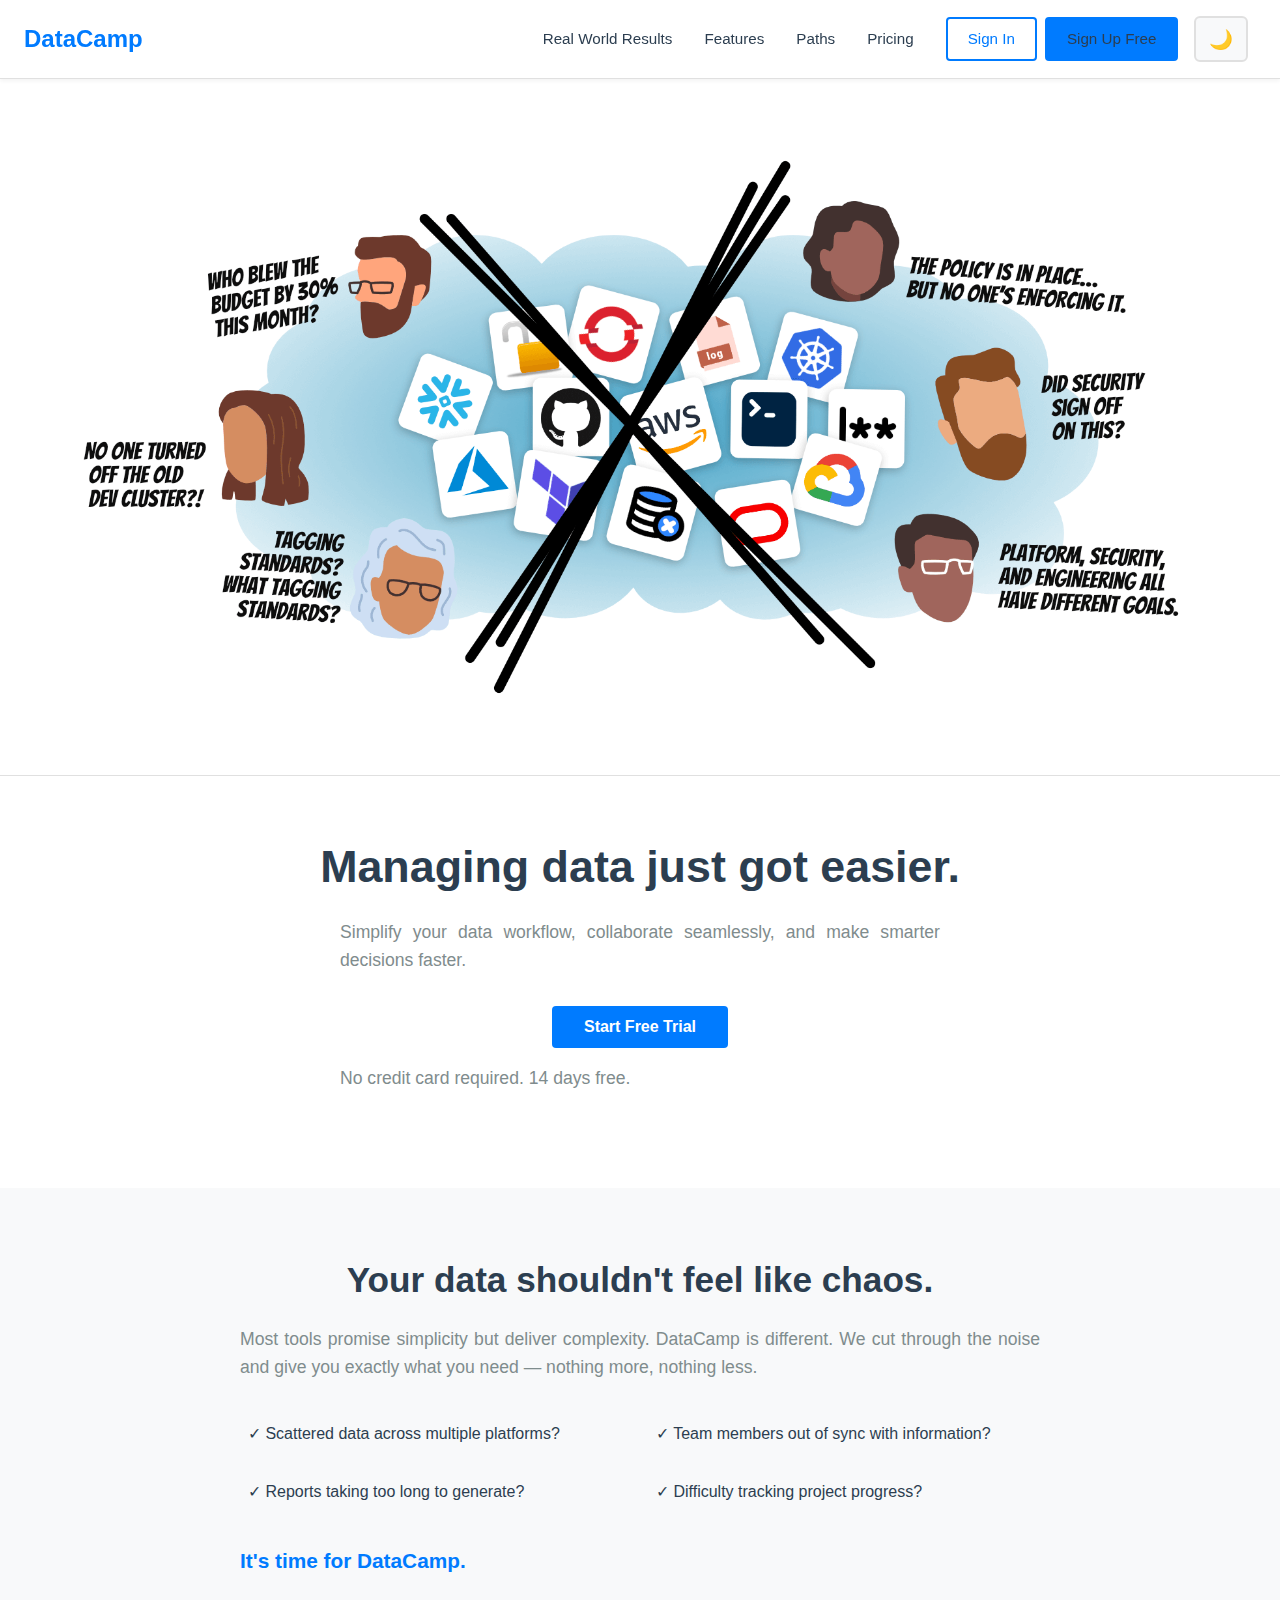
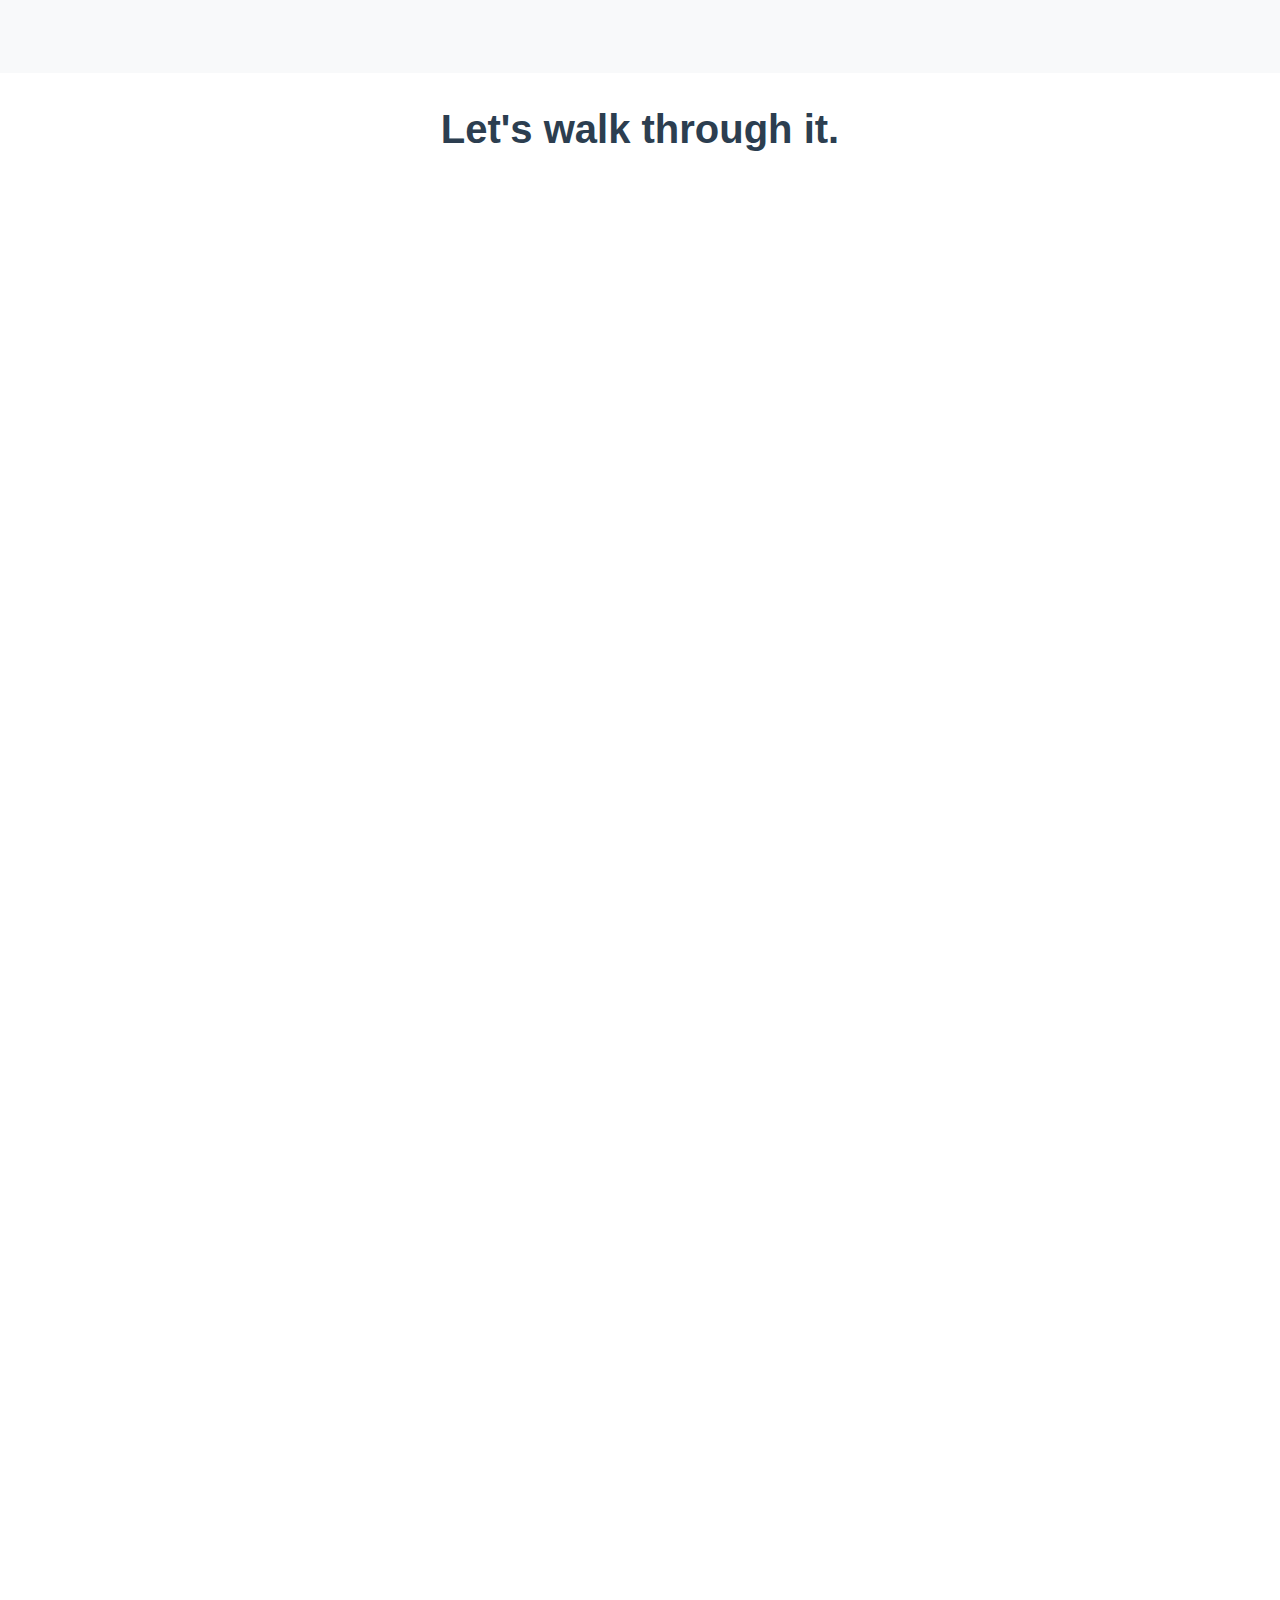
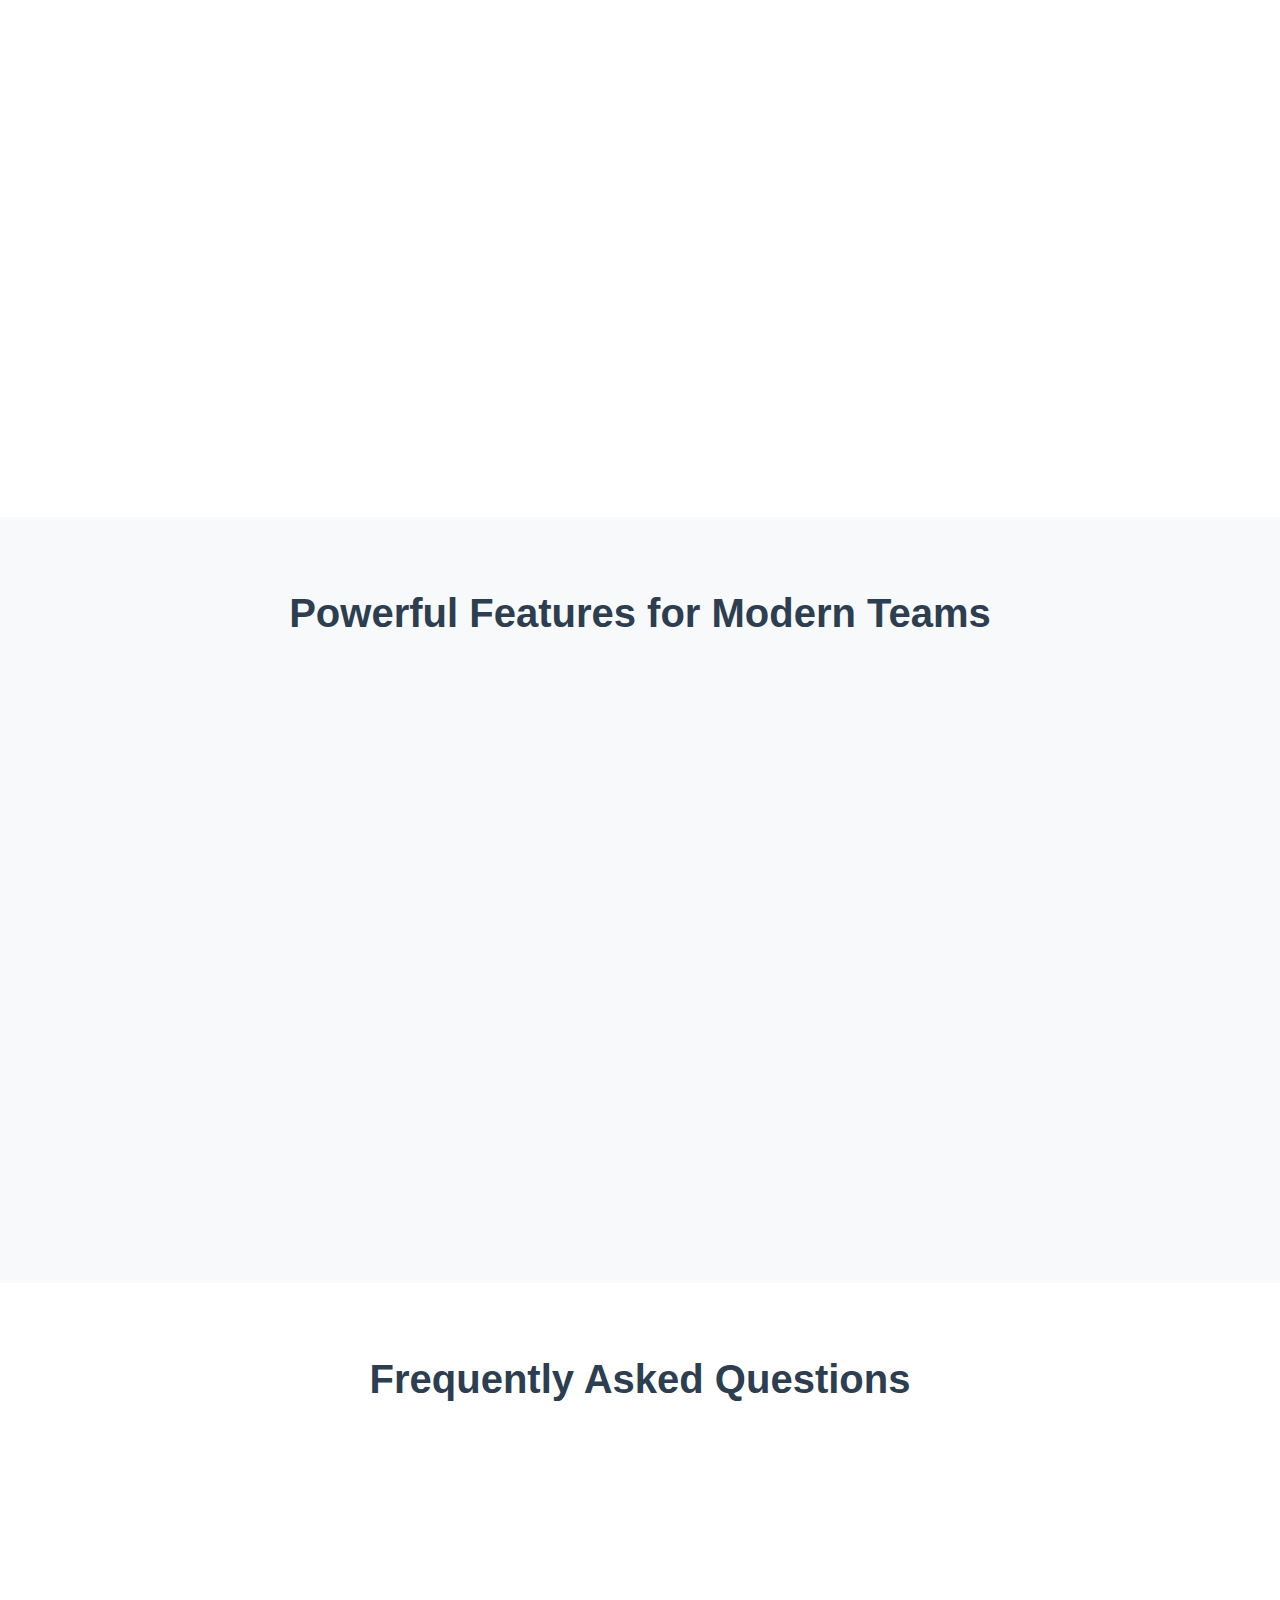
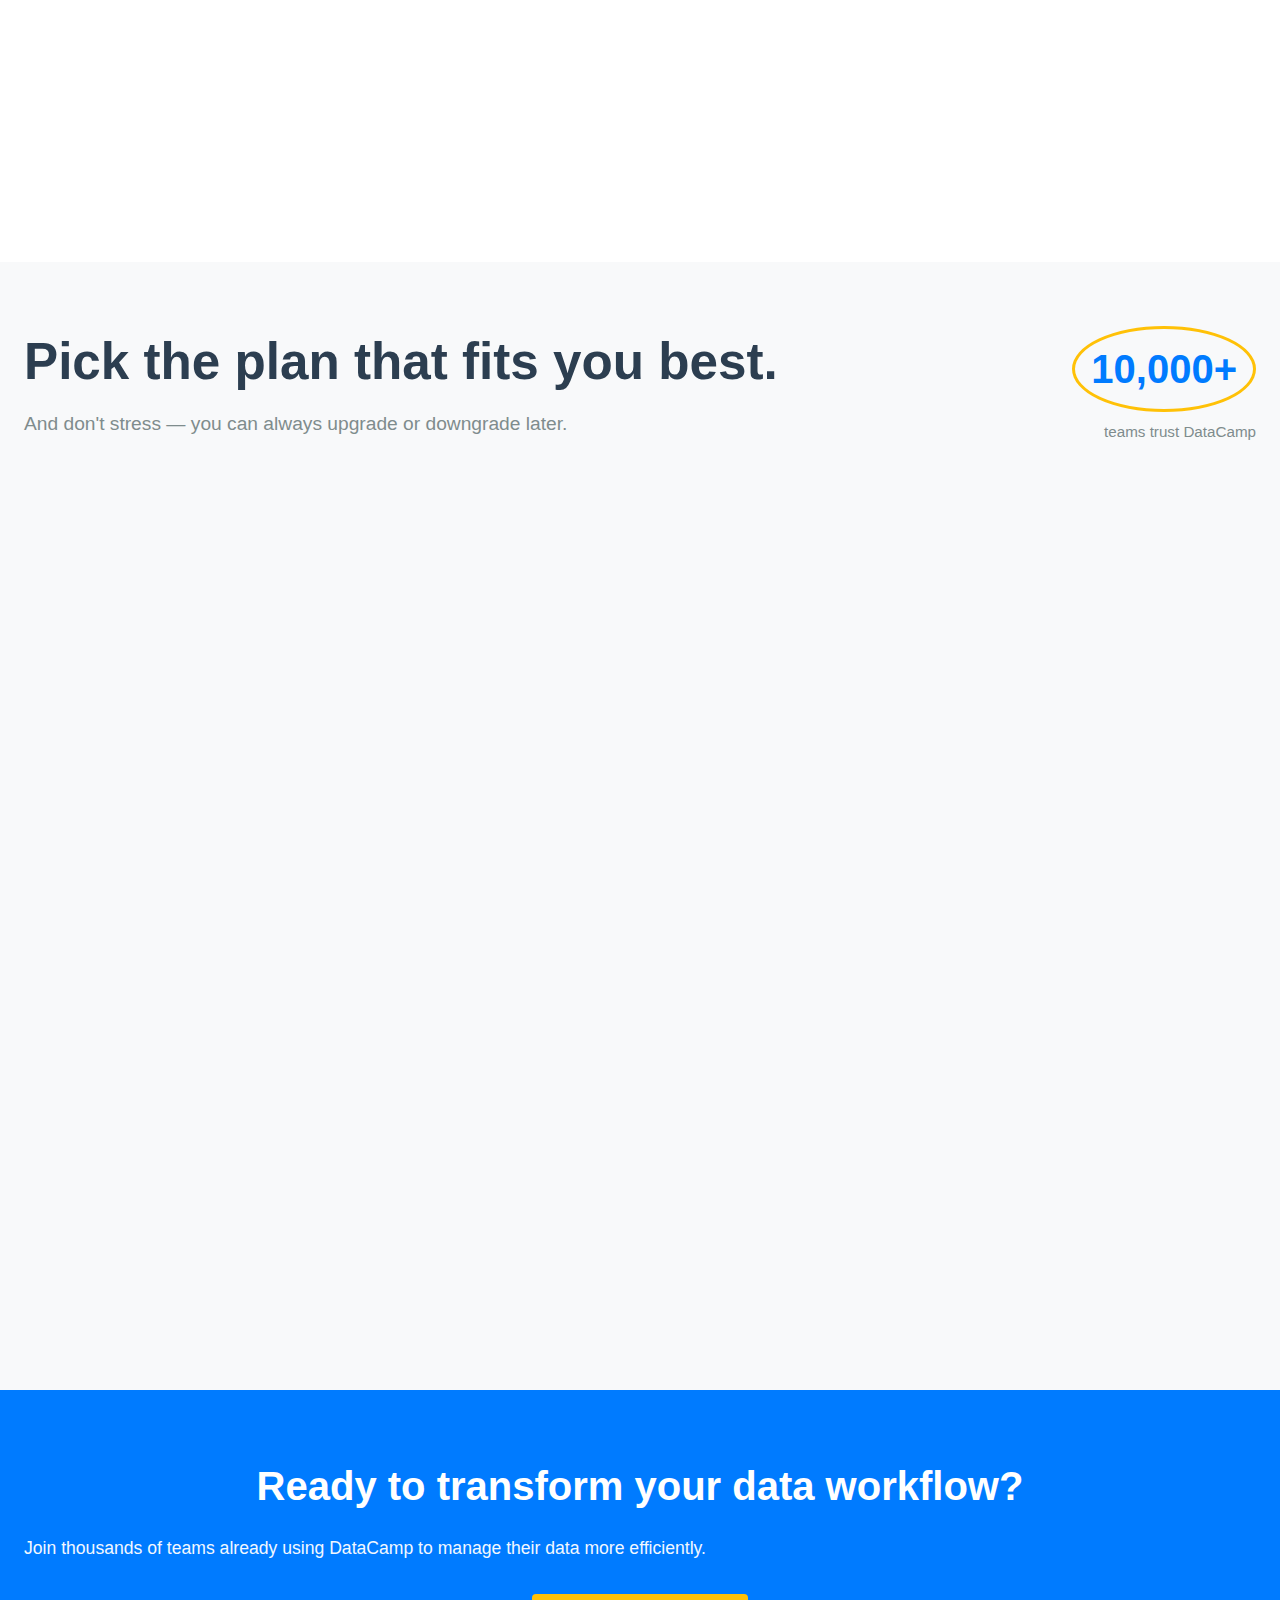
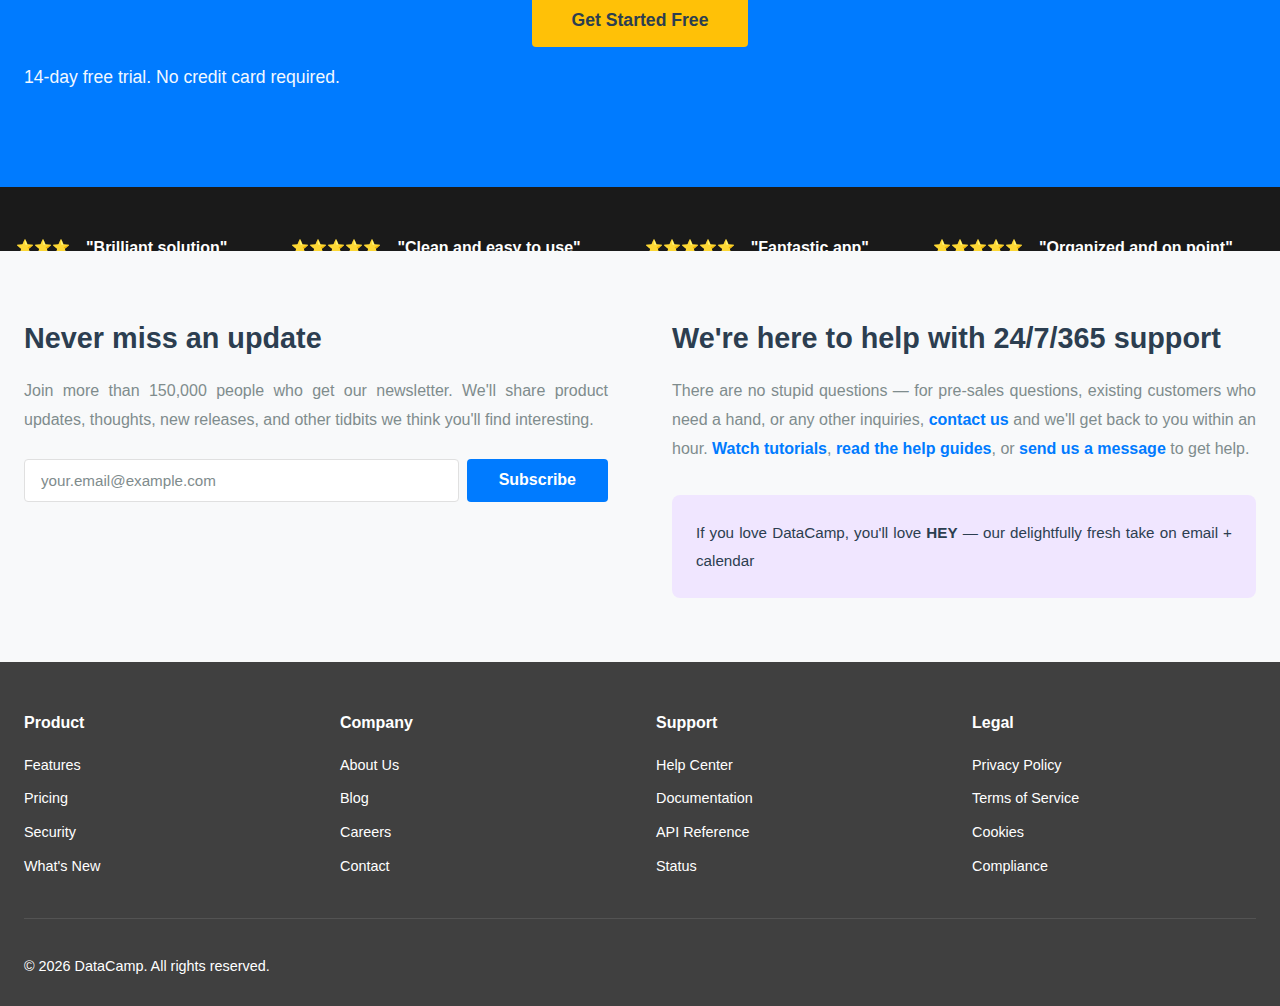
<file: index.html>
<!DOCTYPE html>
<html lang="en">
<head>
    <meta charset="UTF-8">
    <meta name="viewport" content="width=device-width, initial-scale=1.0">
    <title>DataCamp - Smart Data Management</title>
    <link rel="stylesheet" href="./css/styles.css">

</head>
<body>
    <!-- Navigation -->
    <nav class="navbar">
        <div class="nav-container">
            <div class="logo">
                <h1><a href="index.html" style="color: var(--primary-color); text-decoration: none;">DataCamp</a></h1>
            </div>
            <button class="menu-toggle" id="menuToggle" type="button" aria-label="Toggle navigation menu">
                <span></span>
                <span></span>
                <span></span>
            </button>
            <ul class="nav-menu" id="navMenu">
                <li><a href="real-world-results.html">Real World Results</a></li>
                <li><a href="#features">Features</a></li>
                <li><a href="#walkthrough">Paths</a></li>
                <li><a href="#pricing">Pricing</a></li>
                <li class="signin"><a href="signin.html">Sign In</a></li>
                <li class="signup"><a href="#pricing" class="signup-btn">Sign Up Free</a></li>
                <li class="theme-toggle-item">
                    <button class="theme-toggle" id="themeToggle" title="Toggle dark mode">
                        <span class="theme-toggle-icon">🌙</span>
                    </button>
                </li>
            </ul>
        </div>
    </nav>

    <!-- Hero Section -->
    <section class="hero" >
        <div class="hero-image-full" style>
            <svg viewBox="0 0 1200 600" xmlns="http://www.w3.org/2000/svg">
                <image  href="./images/hero-image.png" x="0" y="0" width="1200" height="600"/>
            </svg>
        </div>
    </section>

    <!-- Headline Section -->
    <section class="headline">
        <div class="headline-content">
            <h2>Managing data just got easier.</h2>
            <p>Simplify your data workflow, collaborate seamlessly, and make smarter decisions faster.</p>
            <button class="cta-btn primary" type="button">Start Free Trial</button>
            <p class="subtext">No credit card required. 14 days free.</p>
        </div>
    </section>

    <!-- Problem Section -->
    <section class="problem">
        <div class="problem-content">
            <h3>Your data shouldn't feel like chaos.</h3>
            <p>Most tools promise simplicity but deliver complexity. DataCamp is different. We cut through the noise and give you exactly what you need — nothing more, nothing less.</p>
            <ul class="problem-list">
                <li>✓ Scattered data across multiple platforms?</li>
                <li>✓ Team members out of sync with information?</li>
                <li>✓ Reports taking too long to generate?</li>
                <li>✓ Difficulty tracking project progress?</li>
            </ul>
            <p class="highlight">It's time for DataCamp.</p>
        </div>
    </section>

    <!-- Walkthrough Section -->
    <section class="walkthrough" id="walkthrough">
        <h2>Let's walk through it.</h2>
        
        <div class="feature-block">
            <div class="feature-content">
                <h4>Centralized Dashboard</h4>
                <p>All your datasets, projects, and collaborators in one place. No more hunting through folders or emails to find what you need. Your dashboard learns your preferences and surfaces what matters most.</p>
            </div>
            <div class="feature-image">
                <div class="placeholder-box">📊</div>
            </div>
        </div>

        <div class="feature-block reverse">
            <div class="feature-content">
                <h4>Real-time Collaboration</h4>
                <p>Work together without stepping on each other's toes. See updates as they happen, comment on data directly, and keep everyone in the loop. Built-in version control means you'll never lose important information.</p>
            </div>
            <div class="feature-image">
                <div class="placeholder-box">👥</div>
            </div>
        </div>

        <div class="feature-block">
            <div class="feature-content">
                <h4>Intelligent Insights</h4>
                <p>Visualizations that actually make sense. Our reports cut through the noise and show you what's really happening. Track trends, identify patterns, and spot opportunities at a glance.</p>
            </div>
            <div class="feature-image">
                <div class="placeholder-box">📈</div>
            </div>
        </div>

        <div class="feature-block reverse">
            <div class="feature-content">
                <h4>Smart Automation</h4>
                <p>Stop doing repetitive manual work. Set up workflows that handle routine tasks automatically. Clean data, transform formats, and generate reports without lifting a finger.</p>
            </div>
            <div class="feature-image">
                <div class="placeholder-box">⚙️</div>
            </div>
        </div>

        <div class="feature-block">
            <div class="feature-content">
                <h4>Security & Compliance</h4>
                <p>Your data is precious. We treat it that way with enterprise-grade security, automatic backups, and compliance with major standards. Sleep well knowing your information is protected.</p>
            </div>
            <div class="feature-image">
                <div class="placeholder-box">🔒</div>
            </div>
        </div>

        <div class="feature-block reverse">
            <div class="feature-content">
                <h4>Integration Ecosystem</h4>
                <p>DataCamp plays nice with your existing tools. Connect to your favorite platforms — databases, analytics tools, cloud storage, and more. Your workflow, your way.</p>
            </div>
            <div class="feature-image">
                <div class="placeholder-box">🔗</div>
            </div>
        </div>
    </section>

    <!-- Features Section -->
    <section class="features" id="features">
        <h2>Powerful Features for Modern Teams</h2>
        <div class="features-grid">
            <div class="feature-card">
                <div class="feature-icon">📁</div>
                <h4>Data Organization</h4>
                <p>Organize datasets with custom tags, folders, and metadata for instant searchability.</p>
            </div>
            <div class="feature-card">
                <div class="feature-icon">💬</div>
                <h4>Team Messaging</h4>
                <p>Discuss data directly in context. Keep conversations organized by project and dataset.</p>
            </div>
            <div class="feature-card">
                <div class="feature-icon">📅</div>
                <h4>Project Timeline</h4>
                <p>Set milestones, track deadlines, and visualize project progress from start to finish.</p>
            </div>
            <div class="feature-card">
                <div class="feature-icon">👤</div>
                <h4>Permission Control</h4>
                <p>Fine-grained access controls let you decide who sees what data. Security without friction.</p>
            </div>
            <div class="feature-card">
                <div class="feature-icon">📊</div>
                <h4>Custom Reports</h4>
                <p>Build dashboards and reports without coding. Share findings with one click.</p>
            </div>
            <div class="feature-card">
                <div class="feature-icon">🔔</div>
                <h4>Smart Notifications</h4>
                <p>Stay informed without being overwhelmed. Get notified on what matters to you.</p>
            </div>
        </div>
    </section>

    <!-- FAQ Section -->
    <section class="faq" id="faq">
        <h2>Frequently Asked Questions</h2>
        <div class="faq-container">
            <div class="faq-column">
                <div class="faq-item">
                    <h5>How does DataCamp keep my data safe?</h5>
                    <p>We use enterprise-grade encryption, automatic daily backups, and comply with GDPR, CCPA, and SOC 2 standards. Your data never leaves our secure servers.</p>
                </div>
                <div class="faq-item">
                    <h5>Can I try DataCamp for free?</h5>
                    <p>Yes! Get 14 days free access to all features. No credit card needed. Start exploring today.</p>
                </div>
                <div class="faq-item">
                    <h5>What integrations are available?</h5>
                    <p>We support integrations with PostgreSQL, MongoDB, Google Sheets, Salesforce, HubSpot, Slack, and many more. Check our full integration list.</p>
                </div>
            </div>
            <div class="faq-column">
                <div class="faq-item">
                    <h5>Is there a mobile app?</h5>
                    <p>Yes! DataCamp is available on iOS and Android. Manage your data from anywhere, anytime.</p>
                </div>
                <div class="faq-item">
                    <h5>Do you offer customer support?</h5>
                    <p>We offer 24/7/365 support for all customers. Get help via email, chat, or phone within the hour.</p>
                </div>
                <div class="faq-item">
                    <h5>Can I export my data?</h5>
                    <p>Absolutely. You own your data. Export everything in standard formats anytime, no questions asked.</p>
                </div>
            </div>
        </div>
    </section>

    <!-- Pricing Section -->
    <section class="pricing" id="pricing">
        <div class="pricing-header">
            <div class="pricing-header-content">
                <h3>Pick the plan that fits you best.</h3>
                <p>And don't stress — you can always upgrade or downgrade later.</p>
            </div>
            <div class="pricing-stats">
                <div class="stat-highlight">
                    <span class="stat-number">10,000+</span>
                    <span class="stat-label">teams trust DataCamp</span>
                </div>
            </div>
        </div>
        <div class="pricing-cards">
            <div class="pricing-card">
                <h4>Free</h4>
                <p class="price-tag">Forever free</p>
                <p class="price-description">Run one project at a time.</p>
                <ul>
                    <li>✓ Completely free</li>
                    <li>✓ One project</li>
                    <li>✓ 1 GB storage space</li>
                    <li>✓ Up to 20 users</li>
                    <li>✓ Upgrade later if you need more</li>
                </ul>
                <button class="cta-btn secondary" type="button">Sign Up Free</button>
            </div>
            <div class="pricing-card">
                <h4>Plus</h4>
                <p class="price-tag">$15/user</p>
                <p class="price-description">per month</p>
                <ul>
                    <li>✓ Pay-per-user pricing</li>
                    <li>✓ Unlimited projects</li>
                    <li>✓ 500 GB storage space</li>
                    <li>✓ 24/7/365 customer support</li>
                    <li>✓ We only bill you for employees</li>
                    <li>✓ Invite guests/clients for free</li>
                </ul>
                <button class="cta-btn secondary" type="button">Try it free for 30 days</button>
            </div>
            <div class="pricing-card featured">
                <div class="badge">POPULAR</div>
                <h4>Pro Unlimited</h4>
                <p class="price-tag">$299/month</p>
                <p class="price-description">billed annually, all-inclusive</p>
                <ul>
                    <li>✓ Extended 60-day free trial</li>
                    <li>✓ Fixed price no per-user charges</li>
                    <li>✓ Unlimited projects</li>
                    <li>✓ 5 terabytes storage space</li>
                    <li>✓ Priority 24/7/365 customer support</li>
                    <li>✓ Includes Timesheet upgrade</li>
                    <li>✓ Includes Admin Pro Pack upgrade</li>
                    <li>✓ Personal onboarding with our team</li>
                </ul>
                <button class="cta-btn primary" type="button">Try it free for 60 days</button>
            </div>
            <div class="pricing-card">
                <h4>Enterprise</h4>
                <p class="price-tag">Custom pricing</p>
                <p class="price-description">for large organizations</p>
                <ul>
                    <li>✓ Everything in Pro Unlimited</li>
                    <li>✓ Unlimited storage</li>
                    <li>✓ Dedicated account manager</li>
                    <li>✓ Advanced security features</li>
                    <li>✓ API access & webhooks</li>
                    <li>✓ SLA guarantee</li>
                    <li>✓ Custom onboarding</li>
                    <li>✓ White-label options</li>
                </ul>
                <button class="cta-btn secondary">Contact Sales</button>
            </div>
        </div>
    </section>

    <!-- CTA Section -->
    <section class="cta-section">
        <h2>Ready to transform your data workflow?</h2>
        <p>Join thousands of teams already using DataCamp to manage their data more efficiently.</p>
        <button class="cta-btn primary large" type="button">Get Started Free</button>
        <p class="subtext">14-day free trial. No credit card required.</p>
    </section>
   <!-- Testimonials Marquee Section -->
    <section class="testimonials-marquee">
        <a href="real-world-results.html" class="marquee-link">
            <div class="marquee">
                <div class="marquee-content">
                    <div class="testimonial-item">
                        <span class="stars">⭐⭐⭐</span>
                        <span class="quote">"Brilliant solution"</span>
                    </div>
                    <div class="testimonial-item">
                        <span class="stars">⭐⭐⭐⭐⭐</span>
                    <span class="quote">"Clean and easy to use"</span>
                </div>
                <div class="testimonial-item">
                    <span class="stars">⭐⭐⭐⭐⭐</span>
                    <span class="quote">"Fantastic app"</span>
                </div>
                <div class="testimonial-item">
                    <span class="stars">⭐⭐⭐⭐⭐</span>
                    <span class="quote">"Organized and on point"</span>
                </div>
                <div class="testimonial-item">
                    <span class="stars">⭐⭐⭐⭐⭐</span>
                    <span class="quote">"Extremely user friendly"</span>
                </div>
                <div class="testimonial-item">
                    <span class="stars">⭐⭐⭐</span>
                    <span class="quote">"Brilliant solution"</span>
                </div>
                <div class="testimonial-item">
                    <span class="stars">⭐⭐⭐⭐⭐</span>
                    <span class="quote">"Clean and easy to use"</span>
                </div>
                <div class="testimonial-item">
                    <span class="stars">⭐⭐⭐⭐⭐</span>
                    <span class="quote">"Fantastic app"</span>
                </div>
            </div>
            </div>
        </a>
    </section>

    <!-- Newsletter & Support Section -->
    <section class="newsletter-support">
        <div class="newsletter-support-container">
            <div class="newsletter-section">
                <h3>Never miss an update</h3>
                <p>Join more than 150,000 people who get our newsletter. We'll share product updates, thoughts, new releases, and other tidbits we think you'll find interesting.</p>
                <form class="newsletter-form">
                    <input type="email" placeholder="your.email@example.com" required>
                    <button type="submit" class="cta-btn primary">Subscribe</button>
                </form>
            </div>
            <div class="support-section">
                <h3>We're here to help with 24/7/365 support</h3>
                <p>There are no stupid questions — for pre-sales questions, existing customers who need a hand, or any other inquiries, <a href="#">contact us</a> and we'll get back to you within an hour. <a href="#">Watch tutorials</a>, <a href="#">read the help guides</a>, or <a href="#">send us a message</a> to get help.</p>
                <div class="support-highlight">
                    <p>If you love DataCamp, you'll love <strong>HEY</strong> — our delightfully fresh take on email + calendar</p>
                </div>
            </div>
        </div>
    </section>

 
    <!-- Footer -->
    <footer class="footer">
        <div class="footer-content">
            <div class="footer-section">
                <h5>Product</h5>
                <ul>
                    <li><a href="#">Features</a></li>
                    <li><a href="#">Pricing</a></li>
                    <li><a href="#">Security</a></li>
                    <li><a href="#">What's New</a></li>
                </ul>
            </div>
            <div class="footer-section">
                <h5>Company</h5>
                <ul>
                    <li><a href="#">About Us</a></li>
                    <li><a href="#">Blog</a></li>
                    <li><a href="#">Careers</a></li>
                    <li><a href="#">Contact</a></li>
                </ul>
            </div>
            <div class="footer-section">
                <h5>Support</h5>
                <ul>
                    <li><a href="#">Help Center</a></li>
                    <li><a href="#">Documentation</a></li>
                    <li><a href="#">API Reference</a></li>
                    <li><a href="#">Status</a></li>
                </ul>
            </div>
            <div class="footer-section">
                <h5>Legal</h5>
                <ul>
                    <li><a href="#">Privacy Policy</a></li>
                    <li><a href="#">Terms of Service</a></li>
                    <li><a href="#">Cookies</a></li>
                    <li><a href="#">Compliance</a></li>
                </ul>
            </div>
        </div>
        <div class="footer-bottom">
            <p>&copy; 2026 DataCamp. All rights reserved.</p>
        </div>
    </footer>

    <script src="./js/script.js"></script>
</body>
</html>
</file>
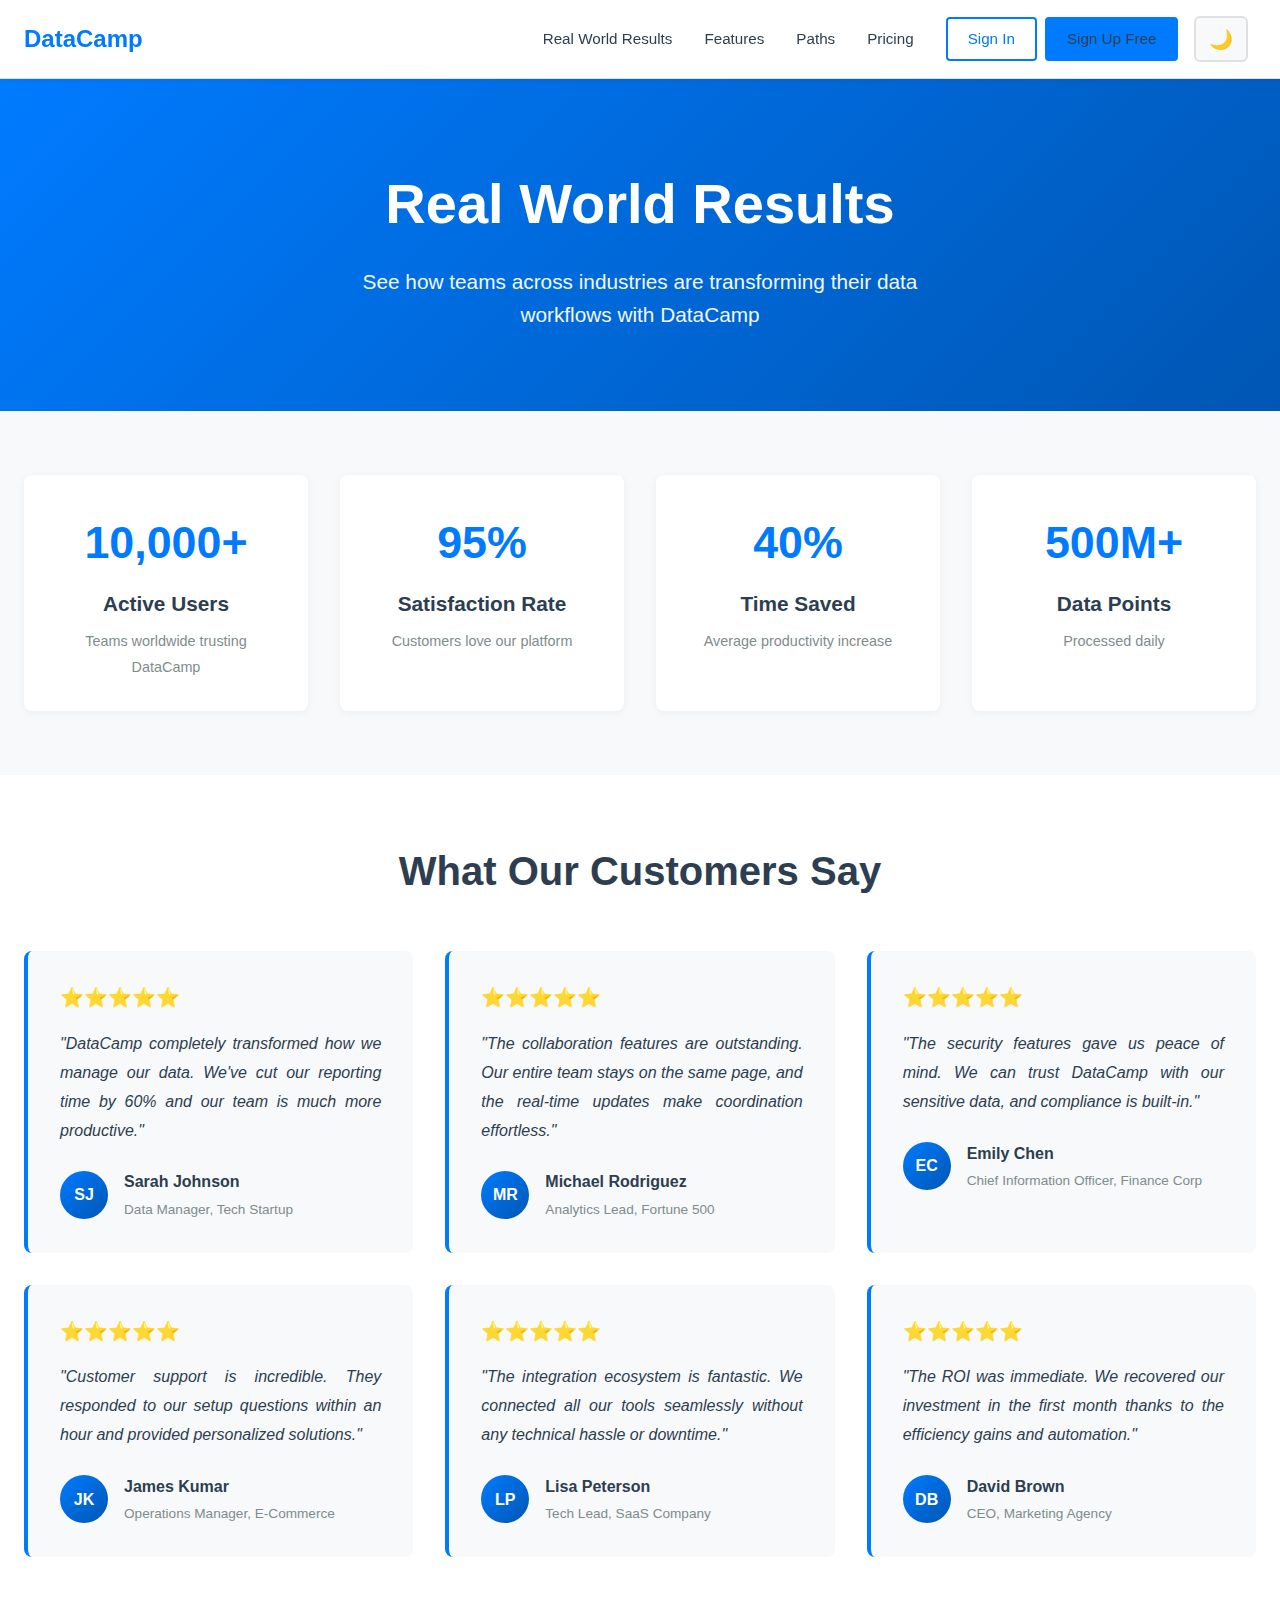
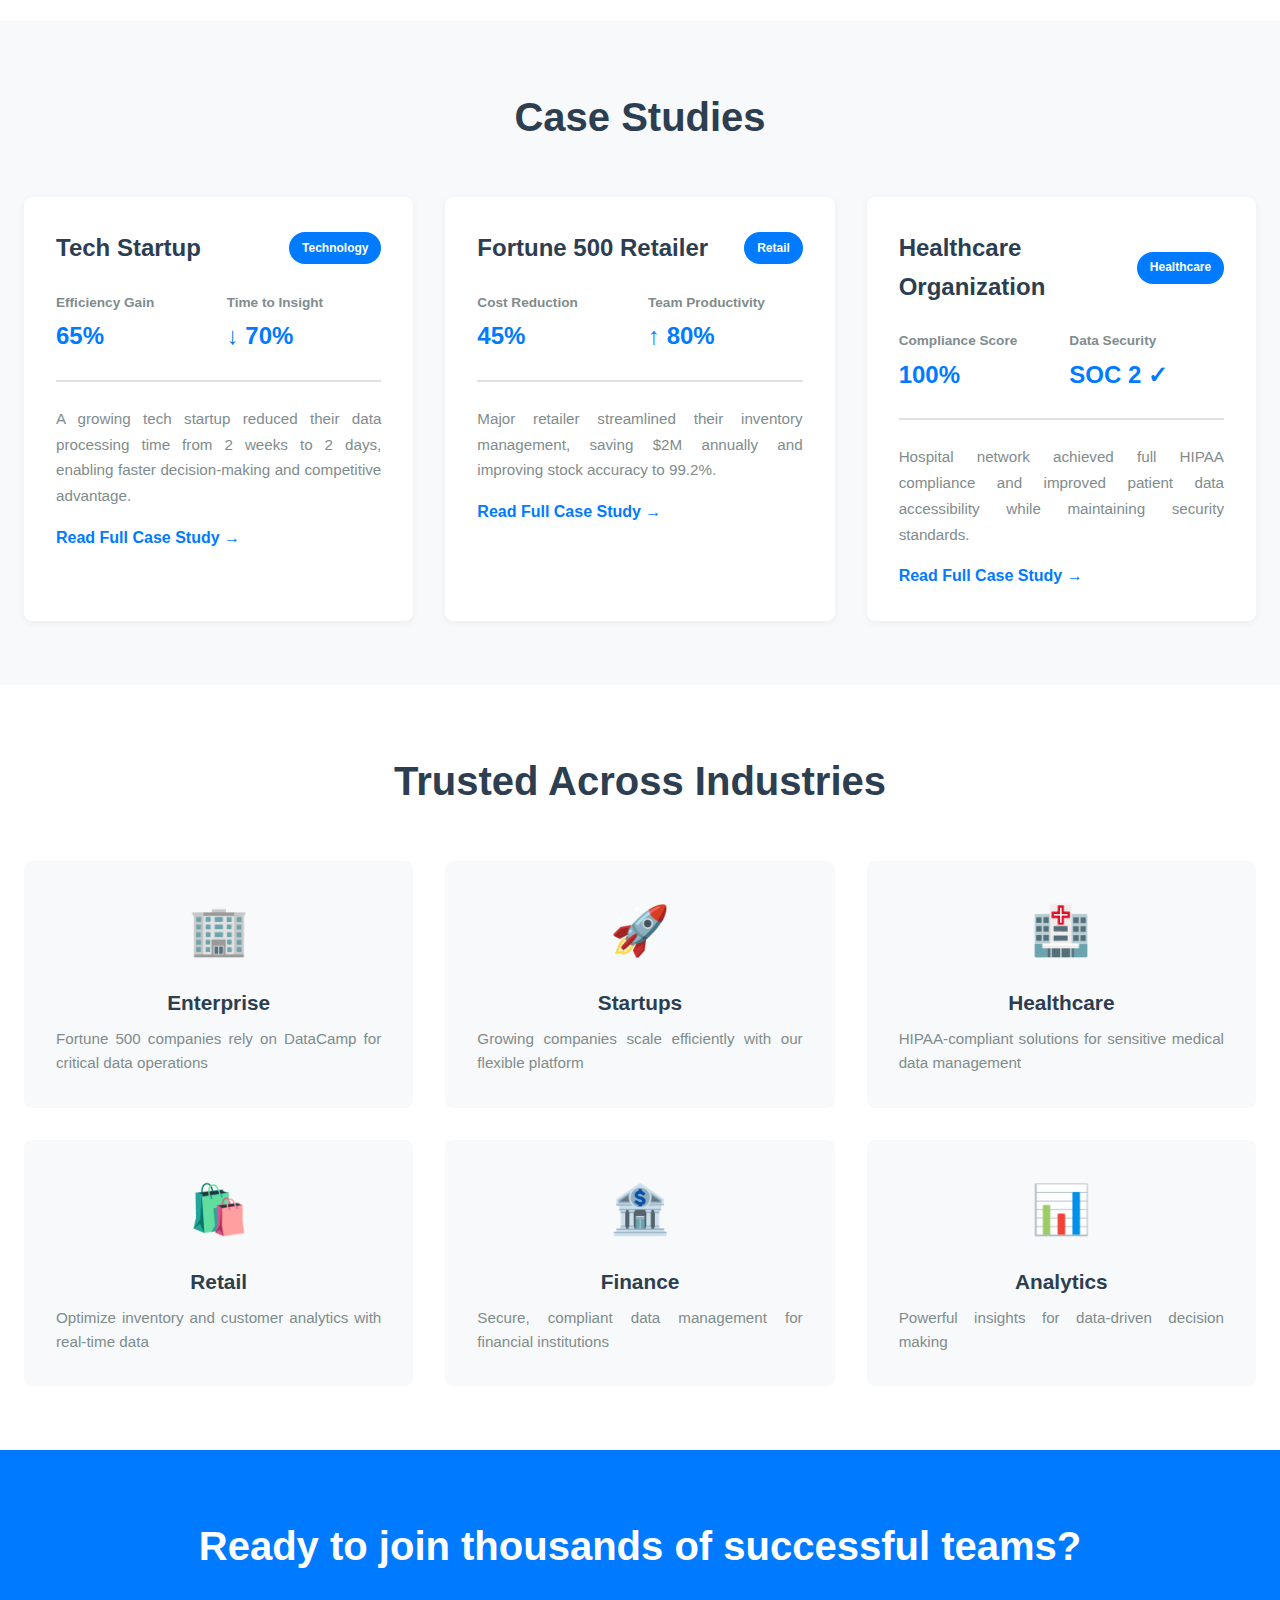
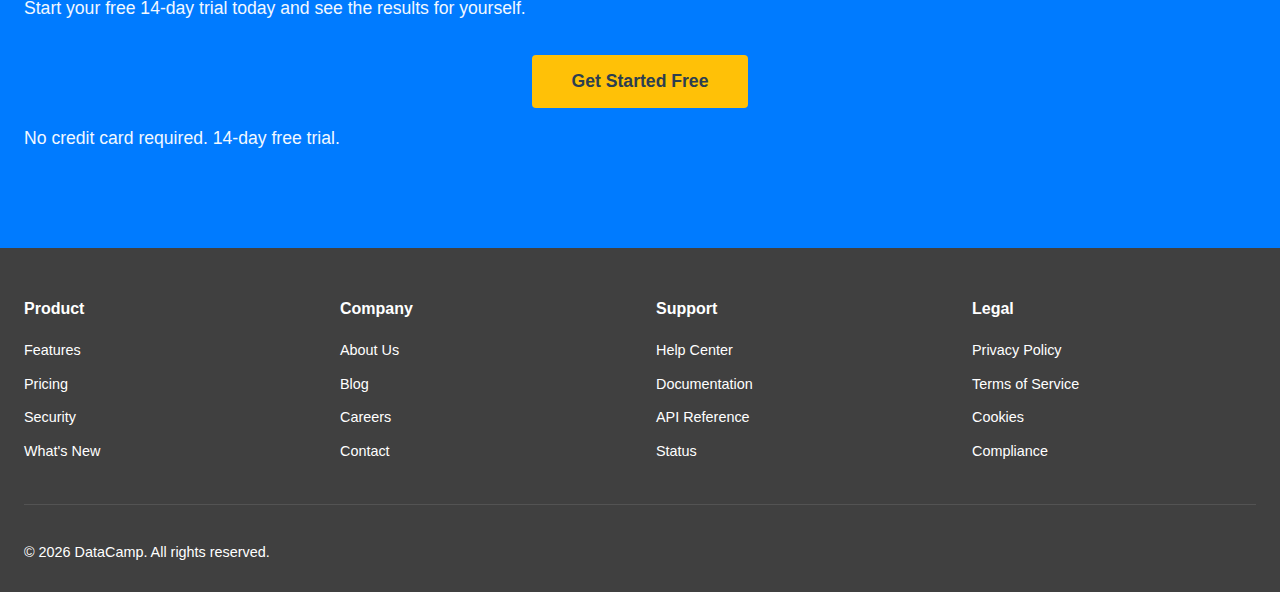
<file: real-world-results.html>
<!DOCTYPE html>
<html lang="en">
<head>
    <meta charset="UTF-8">
    <meta name="viewport" content="width=device-width, initial-scale=1.0">
    <title>Real World Results - DataCamp</title>
    <link rel="stylesheet" href="./css/styles.css">
</head>
<body>
    <!-- Navigation -->
    <nav class="navbar">
        <div class="nav-container">
            <div class="logo">
                <h1><a href="index.html" style="color: var(--primary-color); text-decoration: none;">DataCamp</a></h1>
            </div>
            <button class="menu-toggle" id="menuToggle" type="button" aria-label="Toggle navigation menu">
                <span></span>
                <span></span>
                <span></span>
            </button>
            <ul class="nav-menu" id="navMenu">
                <li><a href="real-world-results.html">Real World Results</a></li>
                <li><a href="index.html#features">Features</a></li>
                <li><a href="index.html#walkthrough">Paths</a></li>
                <li><a href="index.html#pricing">Pricing</a></li>
                <li class="signin"><a href="#signin">Sign In</a></li>
                <li class="signup"><a href="#signup" class="signup-btn">Sign Up Free</a></li>
                <li class="theme-toggle-item">
                    <button class="theme-toggle" id="themeToggle" title="Toggle dark mode">
                        <span class="theme-toggle-icon">🌙</span>
                    </button>
                </li>
            </ul>
        </div>
    </nav>

    <!-- Real World Results Hero Section -->
    <section class="results-hero">
        <div class="results-hero-content">
            <h1>Real World Results</h1>
            <p>See how teams across industries are transforming their data workflows with DataCamp</p>
        </div>
    </section>

    <!-- Results Stats Section -->
    <section class="results-stats">
        <div class="stats-container">
            <div class="stat-card">
                <h3>10,000+</h3>
                <p>Active Users</p>
                <span class="stat-description">Teams worldwide trusting DataCamp</span>
            </div>
            <div class="stat-card">
                <h3>95%</h3>
                <p>Satisfaction Rate</p>
                <span class="stat-description">Customers love our platform</span>
            </div>
            <div class="stat-card">
                <h3>40%</h3>
                <p>Time Saved</p>
                <span class="stat-description">Average productivity increase</span>
            </div>
            <div class="stat-card">
                <h3>500M+</h3>
                <p>Data Points</p>
                <span class="stat-description">Processed daily</span>
            </div>
        </div>
    </section>

    <!-- Testimonials Section -->
    <section class="testimonials-section">
        <h2>What Our Customers Say</h2>
        <div class="testimonials-grid">
            <div class="testimonial-card">
                <div class="stars">⭐⭐⭐⭐⭐</div>
                <p class="testimonial-text">"DataCamp completely transformed how we manage our data. We've cut our reporting time by 60% and our team is much more productive."</p>
                <div class="testimonial-author">
                    <div class="author-avatar">SJ</div>
                    <div class="author-info">
                        <h4>Sarah Johnson</h4>
                        <p>Data Manager, Tech Startup</p>
                    </div>
                </div>
            </div>

            <div class="testimonial-card">
                <div class="stars">⭐⭐⭐⭐⭐</div>
                <p class="testimonial-text">"The collaboration features are outstanding. Our entire team stays on the same page, and the real-time updates make coordination effortless."</p>
                <div class="testimonial-author">
                    <div class="author-avatar">MR</div>
                    <div class="author-info">
                        <h4>Michael Rodriguez</h4>
                        <p>Analytics Lead, Fortune 500</p>
                    </div>
                </div>
            </div>

            <div class="testimonial-card">
                <div class="stars">⭐⭐⭐⭐⭐</div>
                <p class="testimonial-text">"The security features gave us peace of mind. We can trust DataCamp with our sensitive data, and compliance is built-in."</p>
                <div class="testimonial-author">
                    <div class="author-avatar">EC</div>
                    <div class="author-info">
                        <h4>Emily Chen</h4>
                        <p>Chief Information Officer, Finance Corp</p>
                    </div>
                </div>
            </div>

            <div class="testimonial-card">
                <div class="stars">⭐⭐⭐⭐⭐</div>
                <p class="testimonial-text">"Customer support is incredible. They responded to our setup questions within an hour and provided personalized solutions."</p>
                <div class="testimonial-author">
                    <div class="author-avatar">JK</div>
                    <div class="author-info">
                        <h4>James Kumar</h4>
                        <p>Operations Manager, E-Commerce</p>
                    </div>
                </div>
            </div>

            <div class="testimonial-card">
                <div class="stars">⭐⭐⭐⭐⭐</div>
                <p class="testimonial-text">"The integration ecosystem is fantastic. We connected all our tools seamlessly without any technical hassle or downtime."</p>
                <div class="testimonial-author">
                    <div class="author-avatar">LP</div>
                    <div class="author-info">
                        <h4>Lisa Peterson</h4>
                        <p>Tech Lead, SaaS Company</p>
                    </div>
                </div>
            </div>

            <div class="testimonial-card">
                <div class="stars">⭐⭐⭐⭐⭐</div>
                <p class="testimonial-text">"The ROI was immediate. We recovered our investment in the first month thanks to the efficiency gains and automation."</p>
                <div class="testimonial-author">
                    <div class="author-avatar">DB</div>
                    <div class="author-info">
                        <h4>David Brown</h4>
                        <p>CEO, Marketing Agency</p>
                    </div>
                </div>
            </div>
        </div>
    </section>

    <!-- Case Studies Section -->
    <section class="case-studies">
        <h2>Case Studies</h2>
        <div class="case-studies-grid">
            <div class="case-study-card">
                <div class="case-study-header">
                    <h3>Tech Startup</h3>
                    <span class="industry-tag">Technology</span>
                </div>
                <div class="case-study-metrics">
                    <div class="metric">
                        <span class="metric-label">Efficiency Gain</span>
                        <span class="metric-value">65%</span>
                    </div>
                    <div class="metric">
                        <span class="metric-label">Time to Insight</span>
                        <span class="metric-value">↓ 70%</span>
                    </div>
                </div>
                <p>A growing tech startup reduced their data processing time from 2 weeks to 2 days, enabling faster decision-making and competitive advantage.</p>
                <a href="#" class="read-more">Read Full Case Study →</a>
            </div>

            <div class="case-study-card">
                <div class="case-study-header">
                    <h3>Fortune 500 Retailer</h3>
                    <span class="industry-tag">Retail</span>
                </div>
                <div class="case-study-metrics">
                    <div class="metric">
                        <span class="metric-label">Cost Reduction</span>
                        <span class="metric-value">45%</span>
                    </div>
                    <div class="metric">
                        <span class="metric-label">Team Productivity</span>
                        <span class="metric-value">↑ 80%</span>
                    </div>
                </div>
                <p>Major retailer streamlined their inventory management, saving $2M annually and improving stock accuracy to 99.2%.</p>
                <a href="#" class="read-more">Read Full Case Study →</a>
            </div>

            <div class="case-study-card">
                <div class="case-study-header">
                    <h3>Healthcare Organization</h3>
                    <span class="industry-tag">Healthcare</span>
                </div>
                <div class="case-study-metrics">
                    <div class="metric">
                        <span class="metric-label">Compliance Score</span>
                        <span class="metric-value">100%</span>
                    </div>
                    <div class="metric">
                        <span class="metric-label">Data Security</span>
                        <span class="metric-value">SOC 2 ✓</span>
                    </div>
                </div>
                <p>Hospital network achieved full HIPAA compliance and improved patient data accessibility while maintaining security standards.</p>
                <a href="#" class="read-more">Read Full Case Study →</a>
            </div>
        </div>
    </section>

    <!-- Industries Section -->
    <section class="industries-section">
        <h2>Trusted Across Industries</h2>
        <div class="industries-grid">
            <div class="industry-item">
                <div class="industry-icon">🏢</div>
                <h4>Enterprise</h4>
                <p>Fortune 500 companies rely on DataCamp for critical data operations</p>
            </div>
            <div class="industry-item">
                <div class="industry-icon">🚀</div>
                <h4>Startups</h4>
                <p>Growing companies scale efficiently with our flexible platform</p>
            </div>
            <div class="industry-item">
                <div class="industry-icon">🏥</div>
                <h4>Healthcare</h4>
                <p>HIPAA-compliant solutions for sensitive medical data management</p>
            </div>
            <div class="industry-item">
                <div class="industry-icon">🛍️</div>
                <h4>Retail</h4>
                <p>Optimize inventory and customer analytics with real-time data</p>
            </div>
            <div class="industry-item">
                <div class="industry-icon">🏦</div>
                <h4>Finance</h4>
                <p>Secure, compliant data management for financial institutions</p>
            </div>
            <div class="industry-item">
                <div class="industry-icon">📊</div>
                <h4>Analytics</h4>
                <p>Powerful insights for data-driven decision making</p>
            </div>
        </div>
    </section>

    <!-- CTA Section -->
    <section class="cta-section">
        <h2>Ready to join thousands of successful teams?</h2>
        <p>Start your free 14-day trial today and see the results for yourself.</p>
        <button class="cta-btn primary large">Get Started Free</button>
        <p class="subtext">No credit card required. 14-day free trial.</p>
    </section>

    <!-- Footer -->
    <footer class="footer">
        <div class="footer-content">
            <div class="footer-section">
                <h5>Product</h5>
                <ul>
                    <li><a href="#">Features</a></li>
                    <li><a href="#">Pricing</a></li>
                    <li><a href="#">Security</a></li>
                    <li><a href="#">What's New</a></li>
                </ul>
            </div>
            <div class="footer-section">
                <h5>Company</h5>
                <ul>
                    <li><a href="#">About Us</a></li>
                    <li><a href="#">Blog</a></li>
                    <li><a href="#">Careers</a></li>
                    <li><a href="#">Contact</a></li>
                </ul>
            </div>
            <div class="footer-section">
                <h5>Support</h5>
                <ul>
                    <li><a href="#">Help Center</a></li>
                    <li><a href="#">Documentation</a></li>
                    <li><a href="#">API Reference</a></li>
                    <li><a href="#">Status</a></li>
                </ul>
            </div>
            <div class="footer-section">
                <h5>Legal</h5>
                <ul>
                    <li><a href="#">Privacy Policy</a></li>
                    <li><a href="#">Terms of Service</a></li>
                    <li><a href="#">Cookies</a></li>
                    <li><a href="#">Compliance</a></li>
                </ul>
            </div>
        </div>
        <div class="footer-bottom">
            <p>&copy; 2026 DataCamp. All rights reserved.</p>
        </div>
    </footer>

    <script src="./js/script.js"></script>
</body>
</html>
</file>
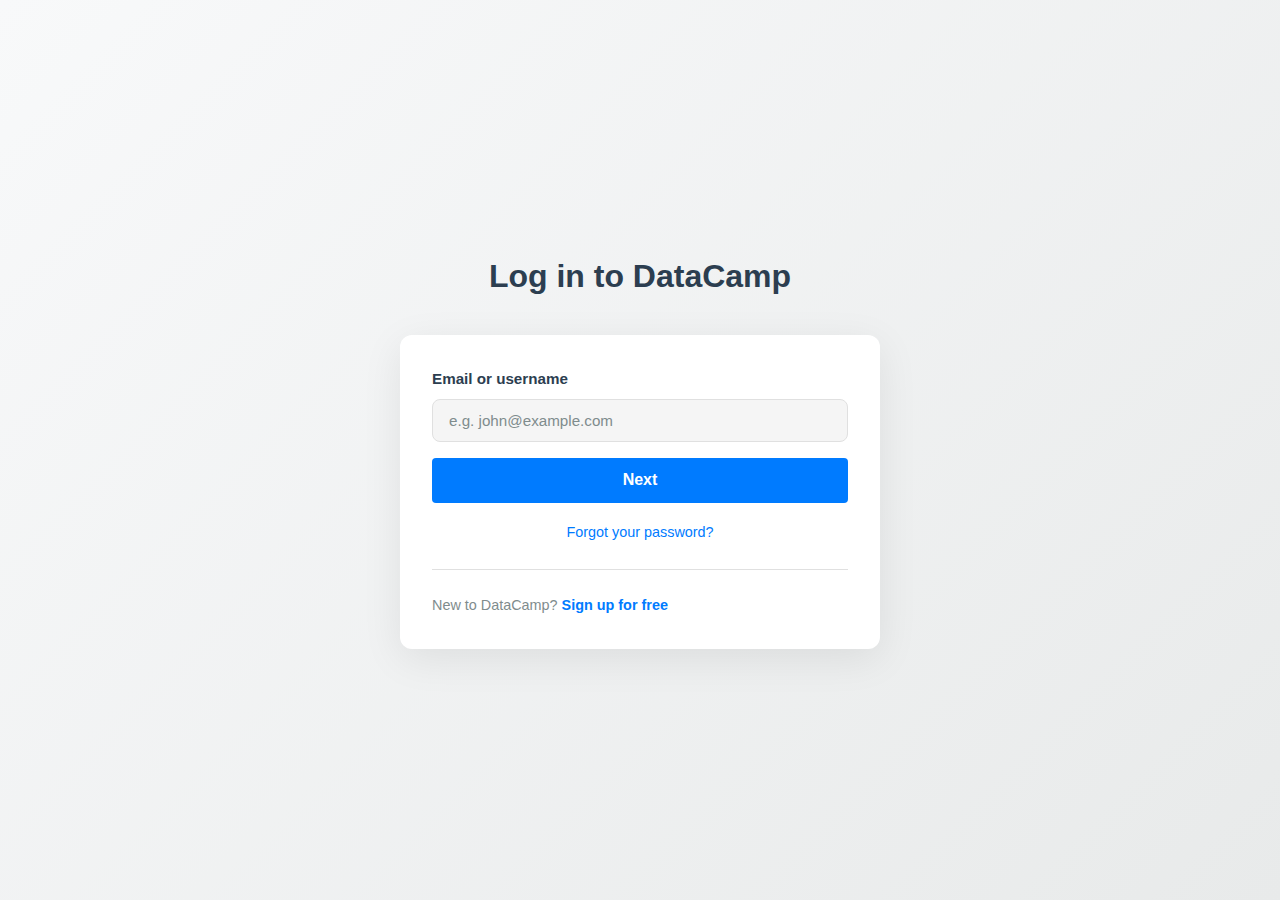
<file: signin.html>
<!DOCTYPE html>
<html lang="en">
<head>
    <meta charset="UTF-8">
    <meta name="viewport" content="width=device-width, initial-scale=1.0">
    <title>Sign In - DataCamp</title>
    <link rel="stylesheet" href="./css/styles.css">
</head>
<body>
    <!-- Sign In Section -->
    <section class="auth-section">
        <div class="auth-container">
            <div class="auth-header">
                <h1>Log in to DataCamp</h1>
            </div>
            <div class="auth-box">
                <form class="auth-form" id="signinForm">
                    <!-- Google Sign In -->
                    <!-- <button type="button" class="google-signin-btn" id="googleSigninBtn">
                        <svg width="20" height="20" viewBox="0 0 24 24" fill="none" xmlns="http://www.w3.org/2000/svg">
                            <path d="M22.56 12.25c0-.78-.07-1.53-.2-2.25H12v4.26h5.92c-.26 1.37-1.04 2.53-2.21 3.31v2.77h3.57c2.08-1.92 3.28-4.74 3.28-8.09z" fill="#4285F4"/>
                            <path d="M12 23c2.97 0 5.46-.98 7.28-2.66l-3.57-2.77c-.98.66-2.23 1.06-3.71 1.06-2.86 0-5.29-1.93-6.16-4.53H2.18v2.84C3.99 20.53 7.7 23 12 23z" fill="#34A853"/>
                            <path d="M5.84 14.09c-.22-.66-.35-1.36-.35-2.09s.13-1.43.35-2.09V7.07H2.18C1.43 8.55 1 10.22 1 12s.43 3.45 1.18 4.93l2.85-2.22.81-.62z" fill="#FBBC05"/>
                            <path d="M12 5.38c1.62 0 3.06.56 4.21 1.64l3.15-3.15C17.45 2.09 14.97 1 12 1 7.7 1 3.99 3.47 2.18 7.07l3.66 2.84c.87-2.6 3.3-4.53 6.16-4.53z" fill="#EA4335"/>
                        </svg>
                        Sign in with Google
                    </button> -->

                    <!-- <div class="divider">
                        <span>Or, use your email address</span>
                    </div> -->

                    <!-- Email Input -->
                    <div class="form-group">
                        <label for="email">Email or username</label>
                        <input 
                            type="email" 
                            id="email" 
                            name="email" 
                            placeholder="e.g. john@example.com" 
                            required
                        >
                    </div>

                    <!-- Password Input -->
                    <div class="form-group password-group" style="display: none;">
                        <label for="password">Password</label>
                        <input 
                            type="password" 
                            id="password" 
                            name="password" 
                            placeholder="Enter your password" 
                            required
                        >
                    </div>

                    <!-- Submit Button -->
                    <button type="button" class="cta-btn primary auth-submit" id="nextBtn">Next</button>
                </form>

                <!-- Links -->
                <div class="auth-links">
                    <a href="#" class="forgot-password">Forgot your password?</a>
                </div>

                <div class="auth-footer">
                    <p>New to DataCamp? <a href="index.html#pricing" class="signup-link">Sign up for free</a></p>
                </div>
            </div>
        </div>
    </section>

    <script src="./js/script.js"></script>
    <script src="./js/auth.js"></script>
</body>
</html>
</file>
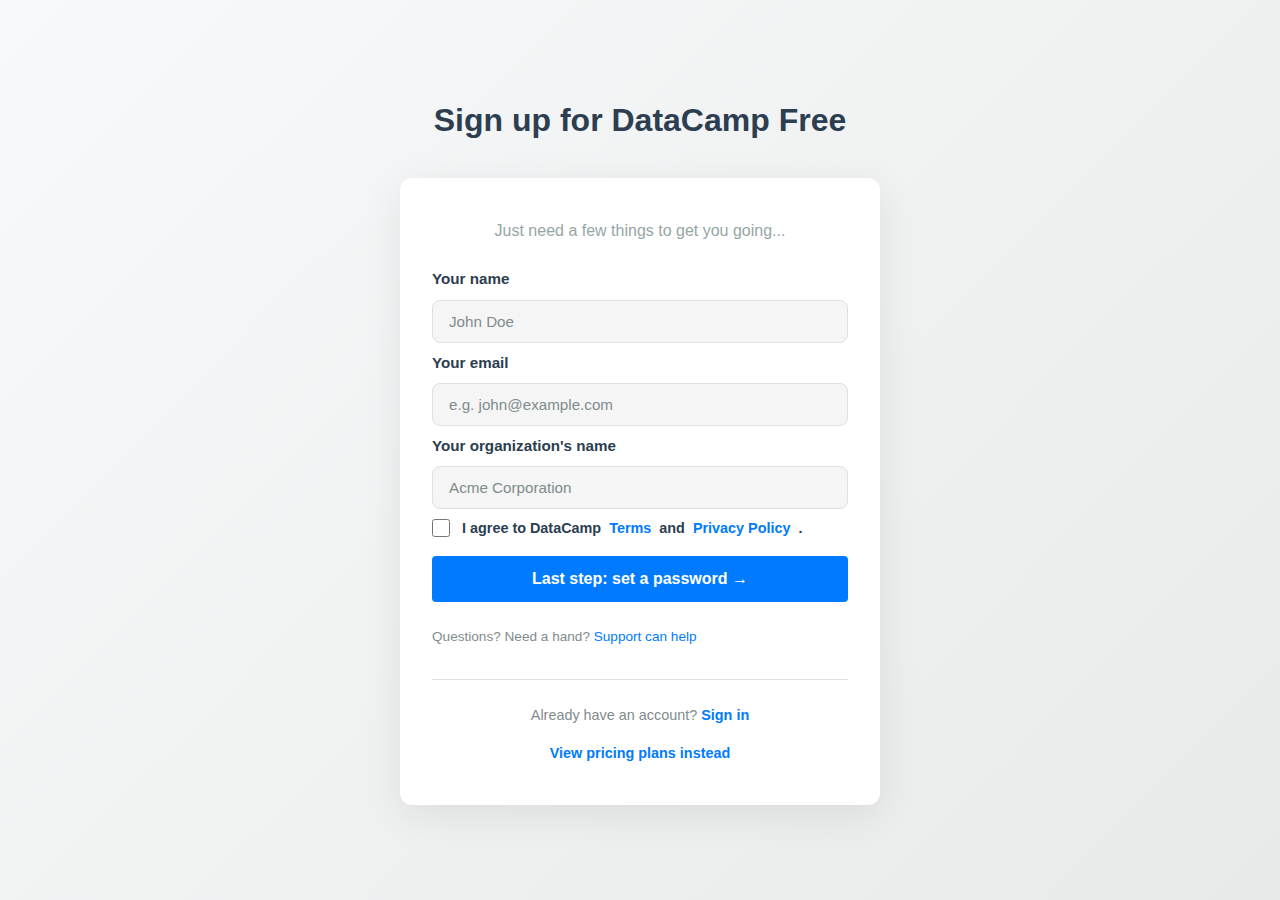
<file: signup.html>
<!DOCTYPE html>
<html lang="en">
<head>
    <meta charset="UTF-8">
    <meta name="viewport" content="width=device-width, initial-scale=1.0">
    <title>Sign Up Free - DataCamp</title>
    <link rel="stylesheet" href="./css/styles.css">
</head>
<body>
    <!-- Sign Up Section -->
    <section class="auth-section">
        <div class="auth-container">
            <div class="auth-header">
                <h1>Sign up for DataCamp Free</h1>
            </div>
            <div class="auth-box signup-box">
                <p class="auth-subtitle">Just need a few things to get you going...</p>
                <form class="auth-form" id="signupForm">
                    <!-- Full Name -->
                    <div class="form-group">
                        <label for="fullname">Your name</label>
                        <input 
                            type="text" 
                            id="fullname" 
                            name="fullname" 
                            placeholder="John Doe" 
                            required
                        >
                    </div>

                    <!-- Email -->
                    <div class="form-group">
                        <label for="email">Your email</label>
                        <input 
                            type="email" 
                            id="email" 
                            name="email" 
                            placeholder="e.g. john@example.com" 
                            required
                        >
                    </div>

                    <!-- Organization -->
                    <div class="form-group">
                        <label for="organization">Your organization's name</label>
                        <input 
                            type="text" 
                            id="organization" 
                            name="organization" 
                            placeholder="Acme Corporation" 
                            required
                        >
                    </div>

                    <!-- Terms Agreement -->
                    <div class="form-group checkbox">
                        <input 
                            type="checkbox" 
                            id="terms" 
                            name="terms" 
                            required
                        >
                        <label for="terms">I agree to DataCamp <a href="#" class="link">Terms</a> and <a href="#" class="link">Privacy Policy</a>.</label>
                    </div>

                    <!-- Submit Button -->
                    <button type="submit" class="cta-btn primary auth-submit">Last step: set a password →</button>
                </form>

                <!-- Support Link -->
                <div class="auth-support">
                    <p>Questions? Need a hand? <a href="#" class="support-link">Support can help</a></p>
                </div>

                <!-- Sign In Link -->
                <div class="auth-footer">
                    <p class="text-center">Already have an account? <a href="signin.html" class="signin-link">Sign in</a></p>
                    <p class="text-center" style="margin-top: 15px;"><a href="index.html#pricing" class="signin-link">View pricing plans instead</a></p>
                </div>
            </div>
        </div>
    </section>

    <script src="./js/script.js"></script>
    <script src="./js/auth.js"></script>
</body>
</html>
</file>
<file: css/styles.css>
/* ==========================================
   DATACAMP LANDING PAGE - RESPONSIVE STYLES
   ========================================== */

* {
    margin: 0;
    padding: 0;
    box-sizing: border-box;
}

:root {
    --primary-color: #007bff;
    --secondary-color: #ffc107;
    --success-color: #28a745;
    --text-dark: #2c3e50;
    --text-light: #7f8c8d;
    --bg-light: #f8f9fa;
    --bg-white: #ffffff;
    --border-color: #e0e0e0;
    --transition: 0.3s ease-in-out;
    
    /* Additional variables for auth pages */
    --dark-text: #2c3e50;
    --light-text: #7f8c8d;
    --medium-text: #95a5a6;
    --bg-gradient-1: #f8f9fa;
    --bg-gradient-2: #e8eaea;
    --bg-input: #f5f5f5;
    --dark-bg-gradient-1: #1a1a1a;
    --dark-bg-gradient-2: #0d0d0d;
    --dark-bg-card: #2c2c2c;
    --dark-input-bg: #1e1e1e;
    --dark-border-color: #444;
    --bg-secondary: #f0f0f0;
    --dark-bg-secondary: #3a3a3a;
    --border-radius-lg: 12px;
    --border-radius-md: 8px;
}

/* Dark Mode Variables */
[data-theme="dark"] {
    --text-dark: #ecf0f1;
    --text-light: #bdc3c7;
    --bg-light: #1a1a1a;
    --bg-white: #2c2c2c;
    --border-color: #444;
    
    /* Additional dark mode variables */
    --dark-text: #ecf0f1;
    --light-text: #bdc3c7;
    --medium-text: #a0a0a0;
    --bg-gradient-1: #1a1a1a;
    --bg-gradient-2: #0d0d0d;
    --bg-input: #1e1e1e;
    --dark-bg-gradient-1: #1a1a1a;
    --dark-bg-gradient-2: #0d0d0d;
    --dark-bg-card: #2c2c2c;
    --dark-input-bg: #1e1e1e;
    --dark-border-color: #444;
    --bg-secondary: #3a3a3a;
    --dark-bg-secondary: #3a3a3a;
}

html {
    scroll-behavior: smooth;
    color-scheme: light;
    height: 100%;
}

[data-theme="dark"] html {
    color-scheme: dark;
}

body {
    font-family: -apple-system, BlinkMacSystemFont, 'Segoe UI', Roboto, 'Helvetica Neue', Arial, sans-serif;
    color: var(--text-dark);
    line-height: 1.6;
    background-color: var(--bg-white);
    transition: background-color 0.3s ease;
    height: 100%;
    display: flex;
    flex-direction: column;
    min-height: 100vh;
}

[data-theme="dark"] body {
    background-color: var(--bg-light);
}

p {
    text-align: left;
}

/* Desktop: justify text for better readability on larger screens */
@media (min-width: 769px) {
    p {
        text-align: justify;
    }
}

/* ==========================================
   NAVIGATION
   ========================================== */

.navbar {
    position: sticky;
    top: 0;
    background-color: var(--bg-white);
    border-bottom: 1px solid var(--border-color);
    z-index: 1000;
    box-shadow: 0 2px 4px rgba(0, 0, 0, 0.05);
    transition: background-color 0.3s ease, border-bottom-color 0.3s ease, box-shadow 0.3s ease;
}

.nav-container {
    max-width: 1440px;
    margin: 0 auto;
    padding: 1rem 1.5rem;
    display: flex;
    justify-content: space-between;
    align-items: center;
}

.logo h1 {
    font-size: 1.5rem;
    color: var(--primary-color);
    font-weight: 700;
}

.nav-menu {
    display: flex;
    list-style: none;
    gap: 2rem;
    align-items: center;
}
.nav-menu li:nth-last-child(-n+3) {
    margin-left: -1.50rem;
}

.nav-menu a {
    text-decoration: none;
    color: var(--text-dark);
    font-size: 0.95rem;
    font-weight: 500;
    transition: color var(--transition);
}

.nav-menu a:hover {
    color: var(--primary-color);
}

.theme-toggle-item {
    display: flex;
    align-items: center;
    padding: 0 0.5rem;
    margin-left: 0.5rem;
}

.nav-menu .signin {
    margin-left: auto;
}

.nav-menu li:nth-last-child(4) {
    margin-right: 1.5rem;
}

.nav-menu .signin a {
    color: var(--primary-color);
    border: 2px solid var(--primary-color);
    padding: 0.5rem 1.25rem;
    border-radius: 4px;
    transition: all var(--transition);
    display: inline-block;
}

.nav-menu .signin a:hover {
    background-color: var(--primary-color);
    color: var(--bg-white);
}

.nav-menu .signup {
    display: flex;
    align-items: center;
}

.signup-btn {
    background-color: var(--primary-color);
    color: var(--bg-white);
    border: 2px solid var(--primary-color);
    padding: 0.5rem 1.25rem;
    border-radius: 4px;
    transition: all var(--transition);
    text-decoration: none;
    display: inline-block;
}

.signup-btn:hover {
    background-color: #0056b3;
    border-color: #0056b3;
}

.menu-toggle {
    display: none;
    flex-direction: column;
    background: none;
    border: none;
    cursor: pointer;
    gap: 5px;
}

.menu-toggle span {
    width: 25px;
    height: 3px;
    background-color: var(--text-dark);
    border-radius: 2px;
    transition: all var(--transition);
}

/* ==========================================
   DARK MODE TOGGLE
   ========================================== */

.theme-toggle {
    background-color: var(--bg-light);
    border: 2px solid var(--border-color);
    font-size: 1.2rem;
    cursor: pointer;
    padding: 0.6rem 0.8rem;
    display: flex;
    align-items: center;
    justify-content: center;
    border-radius: 6px;
    transition: all var(--transition);
    color: var(--text-dark);
    min-width: 44px;
    min-height: 44px;
}

.theme-toggle:hover {
    background-color: var(--primary-color);
    border-color: var(--primary-color);
    color: var(--bg-white);
    transform: scale(1.1);
}

.theme-toggle:active {
    transform: scale(0.95);
}

.theme-toggle-icon {
    display: inline-block;
    transition: transform var(--transition);
}

/* ==========================================
   HERO SECTION
   ========================================== */

.hero {
    width: 100%;
    background-color: var(--bg-white);
    padding: 3rem 0;
    margin: 0;
    border-bottom: 1px solid var(--border-color);
}

.hero-image-full {
    width: 100%;
    max-height: 600px;
    overflow: hidden;
    display: flex;
    align-items: center;
    justify-content: center;
}

.hero-image-full svg {
    width: 100%;
    height: auto;
    max-height: 600px;
}

/* ==========================================
   HEADLINE SECTION
   ========================================== */

.headline {
    max-width: 1440px;
    margin: 0 auto;
    padding: 4rem 1.5rem;
    text-align: center;
}

.headline-content h2 {
    font-size: 2.8rem;
    line-height: 1.2;
    margin-bottom: 1.5rem;
    color: var(--text-dark);
    font-weight: 700;
}

.headline-content > p {
    font-size: 1.1rem;
    color: var(--text-light);
    margin-bottom: 2rem;
    max-width: 600px;
    margin-left: auto;
    margin-right: auto;
}

.subtext {
    font-size: 0.9rem;
    color: var(--text-light);
    margin-top: 1rem !important;
}

.cta-btn {
    padding: 0.75rem 2rem;
    border: none;
    border-radius: 4px;
    font-size: 1rem;
    font-weight: 600;
    cursor: pointer;
    transition: all var(--transition);
    text-decoration: none;
    display: inline-block;
    text-align: center;
}

.cta-btn.primary {
    background-color: var(--primary-color);
    color: var(--bg-white);
}

.cta-btn.primary:hover {
    background-color: #0056b3;
    transform: translateY(-2px);
    box-shadow: 0 4px 12px rgba(0, 123, 255, 0.3);
}

.cta-btn.secondary {
    background-color: var(--bg-white);
    color: var(--text-dark);
    border: 2px solid var(--border-color);
}

.cta-btn.secondary:hover {
    background-color: var(--primary-color);
    color: var(--bg-white);
    border-color: var(--primary-color);
    transform: translateY(-2px);
    box-shadow: 0 4px 12px rgba(0, 123, 255, 0.3);
}

.cta-btn.large {
    padding: 1rem 2.5rem;
    font-size: 1.1rem;
}

/* ==========================================
   PROBLEM SECTION
   ========================================== */

.problem {
    background-color: var(--bg-light);
    padding: 4rem 1.5rem;
    text-align: center;
}

.problem-content {
    max-width: 800px;
    margin: 0 auto;
}

.problem-content h3 {
    font-size: 2.2rem;
    margin-bottom: 1rem;
    color: var(--text-dark);
}

.problem-content > p {
    font-size: 1.1rem;
    color: var(--text-light);
    margin-bottom: 2rem;
}

.problem-list {
    list-style: none;
    margin: 2rem 0;
    display: grid;
    grid-template-columns: 1fr 1fr;
    gap: 1rem;
    text-align: left;
}

.problem-list li {
    font-size: 1rem;
    color: var(--text-dark);
    padding: 0.5rem;
}

.problem-list li:before {
    margin-right: 0.5rem;
}

.problem .highlight {
    font-size: 1.3rem;
    font-weight: 700;
    color: var(--primary-color);
    margin-top: 1.5rem;
}

/* ==========================================
   WALKTHROUGH SECTION
   ========================================== */

.walkthrough {
    max-width: 1440px;
    margin: 0 auto;
    padding: 1.5rem 4rem 1.5rem;
}

.walkthrough h2 {
    font-size: 2.5rem;
    text-align: center;
    margin-bottom: 3rem;
    color: var(--text-dark);
}

.feature-block {
    display: grid;
    grid-template-columns: 1fr 1fr;
    gap: 3rem;
    align-items: center;
    margin-bottom: 4rem;
}

.feature-block.reverse {
    direction: rtl;
}

.feature-block.reverse > * {
    direction: ltr;
}

.feature-content h4 {
    font-size: 1.8rem;
    margin-bottom: 1rem;
    color: var(--text-dark);
}

.feature-content p {
    font-size: 1rem;
    color: var(--text-light);
    line-height: 1.8;
}

.feature-image {
    display: flex;
    justify-content: center;
    align-items: center;
}

.placeholder-box {
    width: 250px;
    height: 250px;
    background: linear-gradient(135deg, #667eea 0%, #764ba2 100%);
    border-radius: 8px;
    display: flex;
    align-items: center;
    justify-content: center;
    font-size: 5rem;
    box-shadow: 0 10px 40px rgba(0, 0, 0, 0.1);
}

.feature-block:nth-child(2) .placeholder-box {
    background: linear-gradient(135deg, #f093fb 0%, #f5576c 100%);
}

.feature-block:nth-child(3) .placeholder-box {
    background: linear-gradient(135deg, #4facfe 0%, #00f2fe 100%);
}

.feature-block:nth-child(4) .placeholder-box {
    background: linear-gradient(135deg, #43e97b 0%, #38f9d7 100%);
}

.feature-block:nth-child(5) .placeholder-box {
    background: linear-gradient(135deg, #fa709a 0%, #fee140 100%);
}

.feature-block:nth-child(6) .placeholder-box {
    background: linear-gradient(135deg, #30cfd0 0%, #330867 100%);
}

/* ==========================================
   FEATURES SECTION
   ========================================== */

.features {
    max-width: 1440px;
    margin: 0 auto;
    padding: 4rem 1.5rem;
    background-color: var(--bg-light);
}

.features h2 {
    font-size: 2.5rem;
    text-align: center;
    margin-bottom: 3rem;
    color: var(--text-dark);
}

.features-grid {
    display: grid;
    grid-template-columns: repeat(auto-fit, minmax(280px, 1fr));
    gap: 2rem;
}

.feature-card {
    background-color: var(--bg-white);
    padding: 2rem;
    border-radius: 8px;
    text-align: center;
    transition: all var(--transition);
    box-shadow: 0 2px 8px rgba(0, 0, 0, 0.05);
}

.feature-card:hover {
    transform: translateY(-5px);
    box-shadow: 0 10px 30px rgba(0, 0, 0, 0.1);
}

.feature-icon {
    font-size: 3rem;
    margin-bottom: 1rem;
}

.feature-card h4 {
    font-size: 1.3rem;
    margin-bottom: 0.5rem;
    color: var(--text-dark);
}

.feature-card p {
    color: var(--text-light);
    font-size: 0.95rem;
}

/* ==========================================
   FAQ SECTION
   ========================================== */

.faq {
    max-width: 1440px;
    margin: 0 auto;
    padding: 4rem 1.5rem;
}

.faq h2 {
    font-size: 2.5rem;
    text-align: center;
    margin-bottom: 3rem;
    color: var(--text-dark);
}

.faq-container {
    display: grid;
    grid-template-columns: 1fr 1fr;
    gap: 3rem;
}

.faq-column {
    display: flex;
    flex-direction: column;
    gap: 2rem;
}

.faq-item h5 {
    font-size: 1.1rem;
    margin-bottom: 0.75rem;
    color: var(--text-dark);
}

.faq-item p {
    color: var(--text-light);
    font-size: 0.95rem;
    line-height: 1.7;
}

/* ==========================================
   PRICING SECTION
   ========================================== */

.pricing {
    max-width: 100%;
    margin: 0 auto;
    padding: 4rem 0;
    background-color: var(--bg-light);
}

.pricing-header {
    display: grid;
    grid-template-columns: 1fr auto;
    gap: 3rem;
    align-items: center;
    margin-bottom: 3rem;
    padding: 0 1.5rem;
    max-width: 1440px;
    margin-left: auto;
    margin-right: auto;
}

.pricing-header-content h3 {
    font-size: 3.2rem;
    font-weight: 700;
    color: var(--text-dark);
    margin-bottom: 1rem;
    line-height: 1.2;
    text-align: left;
}

.pricing-header-content p {
    font-size: 1.2rem;
    color: var(--text-light);
    text-align: left;
}

.pricing-stats {
    text-align: right;
}

.stat-highlight {
    display: flex;
    flex-direction: column;
    align-items: flex-end;
    gap: 0.5rem;
    position: relative;
}

.stat-number {
    font-size: 2.5rem;
    font-weight: 700;
    color: var(--primary-color);
    padding: 0.5rem 1rem;
    border-radius: 50%;
    border: 3px solid var(--secondary-color);
    display: inline-block;
}

.stat-label {
    font-size: 0.95rem;
    color: var(--text-light);
}

.pricing h2 {
    font-size: 2.5rem;
    text-align: center;
    margin-bottom: 3rem;
    color: var(--text-dark);
    padding: 0 1.5rem;
}

.pricing-cards {
    display: flex;
    gap: 2rem;
    overflow-x: auto;
    padding: 1rem 1.5rem;
    scroll-behavior: smooth;
    scroll-padding: 1rem;
}

/* Hide scrollbar for Chrome, Safari, and Opera */
.pricing-cards::-webkit-scrollbar {
    height: 6px;
}

.pricing-cards::-webkit-scrollbar-track {
    background: transparent;
}

.pricing-cards::-webkit-scrollbar-thumb {
    background-color: rgba(0, 123, 255, 0.3);
    border-radius: 3px;
}

.pricing-cards::-webkit-scrollbar-thumb:hover {
    background-color: rgba(0, 123, 255, 0.6);
}

/* Firefox */
.pricing-cards {
    scrollbar-width: thin;
    scrollbar-color: rgba(0, 123, 255, 0.3) transparent;
}

.pricing-card {
    background-color: var(--bg-white);
    padding: 2.5rem;
    border-radius: 12px;
    border: 1px solid var(--border-color);
    transition: all var(--transition);
    position: relative;
    flex: 0 0 320px;
    min-width: 320px;
    display: flex;
    flex-direction: column;
}

.pricing-card:hover {
    transform: translateY(-10px);
    box-shadow: 0 15px 40px rgba(0, 0, 0, 0.1);
}

.pricing-card.featured {
    border-color: var(--primary-color);
    box-shadow: 0 10px 40px rgba(0, 123, 255, 0.15);
    transform: scale(1.05);
}

.pricing-card.featured:hover {
    transform: scale(1.05) translateY(-10px);
}

.badge {
    position: absolute;
    top: -12px;
    right: 20px;
    background-color: var(--primary-color);
    color: var(--bg-white);
    padding: 0.5rem 1rem;
    border-radius: 20px;
    font-size: 0.75rem;
    font-weight: 700;
}

.pricing-card h4 {
    font-size: 1.5rem;
    margin-bottom: 0.5rem;
    color: var(--text-dark);
}

.price-tag {
    font-size: 2.5rem;
    font-weight: 700;
    color: var(--primary-color);
    margin-bottom: 0.25rem;
}

.price-description {
    font-size: 0.95rem;
    color: var(--text-light);
    margin-bottom: 1.5rem;
}

.pricing-card .price {
    font-size: 2.5rem;
    font-weight: 700;
    color: var(--primary-color);
    margin-bottom: 1.5rem;
}

.pricing-card .price span {
    font-size: 1rem;
    color: var(--text-light);
}

.pricing-card ul {
    list-style: none;
    margin: 1.5rem 0;
    flex-grow: 1;
}

.pricing-card li {
    padding: 0.75rem 0;
    color: var(--text-light);
    font-size: 0.95rem;
    border-bottom: 1px solid var(--border-color);
}

.pricing-card li:last-child {
    border-bottom: none;
}

.pricing-card .cta-btn {
    width: 100%;
    margin-top: auto;
}

/* ==========================================
   CTA SECTION
   ========================================== */

.cta-section {
    background-color: var(--primary-color);
    color: #ffffff;
    padding: 4rem 1.5rem;
    text-align: center;
}

[data-theme="dark"] .cta-section {
    background-color: #1a1a1a;
}

.cta-section h2 {
    font-size: 2.5rem;
    margin-bottom: 1rem;
    color: #ffffff;
}

.cta-section p {
    font-size: 1.1rem;
    margin-bottom: 2rem;
    opacity: 0.95;
    color: #ffffff;
}

.cta-section .cta-btn.primary {
    background-color: var(--secondary-color);
    color: var(--text-dark);
}

.cta-section .cta-btn.primary:hover {
    background-color: #ffb300;
}

/* ==========================================
   NEWSLETTER & SUPPORT SECTION
   ========================================== */

.newsletter-support {
    padding: 3rem 0;
    background-color: var(--bg-light);
}

.newsletter-support-container {
    max-width: 1440px;
    margin: 0 auto;
    padding: 0 1.5rem;
    display: grid;
    grid-template-columns: 1fr 1fr;
    gap: 4rem;
}

.newsletter-section h3,
.support-section h3 {
    font-size: 1.8rem;
    margin-bottom: 1rem;
    color: var(--text-dark);
}

.newsletter-section p,
.support-section p {
    font-size: 1rem;
    color: var(--text-light);
    line-height: 1.8;
    margin-bottom: 1.5rem;
}

.support-section a {
    color: var(--primary-color);
    text-decoration: none;
    font-weight: 600;
}

.support-section a:hover {
    text-decoration: underline;
}

.newsletter-form {
    display: flex;
    gap: 0.5rem;
}

.newsletter-form input {
    flex: 1;
    padding: 0.75rem 1rem;
    border: 1px solid var(--border-color);
    border-radius: 4px;
    font-size: 0.95rem;
    background-color: var(--bg-white);
    color: var(--text-dark);
}

.newsletter-form input::placeholder {
    color: var(--text-light);
}

.newsletter-form input:focus {
    outline: none;
    border-color: var(--primary-color);
    box-shadow: 0 0 0 3px rgba(0, 123, 255, 0.1);
}

.newsletter-form .cta-btn {
    padding: 0.75rem 2rem;
}

.support-highlight {
    background-color: #f0e6ff;
    padding: 1.5rem;
    border-radius: 8px;
    margin-top: 2rem;
}

.support-highlight p {
    margin: 0;
    font-size: 0.95rem;
    color: var(--text-dark);
}

[data-theme="dark"] .support-highlight {
    background-color: #2a1f4d;
}

/* ==========================================
   TESTIMONIALS MARQUEE SECTION
   ========================================== */

.testimonials-marquee {
    background-color: #1a1a1a;
    padding: 1.5rem 0;
    overflow: hidden;
}

.marquee {
    overflow: hidden;
    position: relative;
}

.marquee-content {
    display: flex;
    gap: 2rem;
    animation: scroll-left 30s linear infinite;
    width: fit-content;
}

.testimonial-item {
    display: flex;
    align-items: center;
    gap: 1rem;
    white-space: nowrap;
    padding: 1rem;
    background-color: #1a1a1a;
}

.testimonial-item .stars {
    font-size: 0.9rem;
    flex-shrink: 0;
}

.testimonial-item .quote {
    color: #ffffff;
    font-weight: 600;
    font-size: 1rem;
}

@keyframes scroll-left {
    0% {
        transform: translateX(0);
    }
    100% {
        transform: translateX(-50%);
    }
}

.marquee-content:hover {
    animation-play-state: paused;
}

/* ==========================================
   FOOTER
   ========================================== */

.footer {
    background-color: #404040;
    color: #ffffff;
    padding: 3rem 1.5rem 1.5rem;
    /* margin-top: 4rem; */
}

[data-theme="dark"] .footer {
    background-color: #1a1a1a;
}

.footer-content {
    max-width: 1440px;
    margin: 0 auto;
    display: grid;
    grid-template-columns: repeat(auto-fit, minmax(200px, 1fr));
    gap: 2rem;
    margin-bottom: 2rem;
}

.footer-section h5 {
    margin-bottom: 1rem;
    font-size: 1rem;
    color: #ffffff;
}

.footer-section ul {
    list-style: none;
}

.footer-section li {
    margin-bottom: 0.5rem;
}

.footer-section a {
    color: #ffffff;
    text-decoration: none;
    font-size: 0.9rem;
    transition: color var(--transition);
}

.footer-section a:hover {
    color: var(--secondary-color);
}

.footer-bottom {
    max-width: 1440px;
    margin: 0 auto;
    padding-top: 2rem;
    border-top: 1px solid rgba(255, 255, 255, 0.1);
    text-align: center;
    font-size: 0.9rem;
}

.footer-bottom p {
    margin: 0.25rem 0;
}

/* ==========================================
   MARQUEE LINK
   ========================================== */

.marquee-link {
    display: block;
    text-decoration: none;
    color: inherit;
    cursor: pointer;
    transition: opacity var(--transition);
}

.marquee-link:hover {
    opacity: 0.8;
}

/* ==========================================
   REAL WORLD RESULTS PAGE
   ========================================== */

.results-hero {
    background: linear-gradient(135deg, var(--primary-color) 0%, #0056b3 100%);
    color: white;
    padding: 5rem 1.5rem;
    text-align: center;
}

.results-hero-content h1 {
    font-size: 3.5rem;
    margin-bottom: 1rem;
    font-weight: 700;
}

.results-hero-content p {
    font-size: 1.3rem;
    opacity: 0.95;
    max-width: 600px;
    margin: 0 auto;
    text-align: center;
}

/* ==========================================
   RESULTS STATS SECTION
   ========================================== */

.results-stats {
    max-width: 1440px;
    margin: 0 auto;
    padding: 4rem 1.5rem;
    background-color: var(--bg-light);
}

.stats-container {
    display: grid;
    grid-template-columns: repeat(auto-fit, minmax(250px, 1fr));
    gap: 2rem;
}

.stat-card {
    background-color: var(--bg-white);
    padding: 2rem;
    border-radius: 8px;
    text-align: center;
    box-shadow: 0 2px 8px rgba(0, 0, 0, 0.05);
    transition: all var(--transition);
}

.stat-card:hover {
    transform: translateY(-5px);
    box-shadow: 0 10px 30px rgba(0, 0, 0, 0.1);
}

.stat-card h3 {
    font-size: 2.8rem;
    color: var(--primary-color);
    margin-bottom: 0.5rem;
    font-weight: 700;
}

.stat-card p {
    font-size: 1.3rem;
    color: var(--text-dark);
    font-weight: 600;
    margin-bottom: 0.5rem;
    text-align: center;
}

.stat-description {
    font-size: 0.9rem;
    color: var(--text-light);
}

/* ==========================================
   TESTIMONIALS SECTION
   ========================================== */

.testimonials-section {
    max-width: 1440px;
    margin: 0 auto;
    padding: 4rem 1.5rem;
}

.testimonials-section h2 {
    font-size: 2.5rem;
    text-align: center;
    margin-bottom: 3rem;
    color: var(--text-dark);
}

.testimonials-grid {
    display: grid;
    grid-template-columns: repeat(auto-fit, minmax(300px, 1fr));
    gap: 2rem;
}

.testimonial-card {
    background-color: var(--bg-light);
    padding: 2rem;
    border-radius: 8px;
    border-left: 4px solid var(--primary-color);
    transition: all var(--transition);
}

.testimonial-card:hover {
    transform: translateY(-5px);
    box-shadow: 0 10px 30px rgba(0, 0, 0, 0.1);
}

.testimonial-card .stars {
    font-size: 1.2rem;
    display: block;
    margin-bottom: 1rem;
}

.testimonial-text {
    font-size: 1rem;
    color: var(--text-dark);
    line-height: 1.8;
    margin-bottom: 1.5rem;
    font-style: italic;
}

.testimonial-author {
    display: flex;
    align-items: center;
    gap: 1rem;
}

.author-avatar {
    width: 48px;
    height: 48px;
    border-radius: 50%;
    background: linear-gradient(135deg, var(--primary-color) 0%, #0056b3 100%);
    color: white;
    display: flex;
    align-items: center;
    justify-content: center;
    font-weight: 700;
    flex-shrink: 0;
}

.author-info h4 {
    margin: 0;
    font-size: 1rem;
    color: var(--text-dark);
}

.author-info p {
    margin: 0.25rem 0 0 0;
    font-size: 0.85rem;
    color: var(--text-light);
}

/* ==========================================
   CASE STUDIES SECTION
   ========================================== */

.case-studies {
    max-width: 1440px;
    margin: 0 auto;
    padding: 4rem 1.5rem;
    background-color: var(--bg-light);
}

.case-studies h2 {
    font-size: 2.5rem;
    text-align: center;
    margin-bottom: 3rem;
    color: var(--text-dark);
}

.case-studies-grid {
    display: grid;
    grid-template-columns: repeat(auto-fit, minmax(320px, 1fr));
    gap: 2rem;
}

.case-study-card {
    background-color: var(--bg-white);
    padding: 2rem;
    border-radius: 8px;
    box-shadow: 0 2px 8px rgba(0, 0, 0, 0.05);
    transition: all var(--transition);
}

.case-study-card:hover {
    transform: translateY(-5px);
    box-shadow: 0 10px 30px rgba(0, 0, 0, 0.1);
}

.case-study-header {
    display: flex;
    justify-content: space-between;
    align-items: center;
    margin-bottom: 1.5rem;
}

.case-study-header h3 {
    font-size: 1.5rem;
    color: var(--text-dark);
    margin: 0;
}

.industry-tag {
    background-color: var(--primary-color);
    color: white;
    padding: 0.4rem 0.8rem;
    border-radius: 20px;
    font-size: 0.75rem;
    font-weight: 600;
}

.case-study-metrics {
    display: grid;
    grid-template-columns: 1fr 1fr;
    gap: 1rem;
    margin-bottom: 1.5rem;
    padding-bottom: 1.5rem;
    border-bottom: 2px solid var(--border-color);
}

.metric {
    display: flex;
    flex-direction: column;
}

.metric-label {
    font-size: 0.85rem;
    color: var(--text-light);
    font-weight: 600;
    margin-bottom: 0.25rem;
}

.metric-value {
    font-size: 1.5rem;
    color: var(--primary-color);
    font-weight: 700;
}

.case-study-card p {
    font-size: 0.95rem;
    color: var(--text-light);
    line-height: 1.7;
    margin-bottom: 1rem;
}

.read-more {
    color: var(--primary-color);
    text-decoration: none;
    font-weight: 600;
    transition: color var(--transition);
}

.read-more:hover {
    color: #0056b3;
    text-decoration: underline;
}

/* ==========================================
   INDUSTRIES SECTION
   ========================================== */

.industries-section {
    max-width: 1440px;
    margin: 0 auto;
    padding: 4rem 1.5rem;
}

.industries-section h2 {
    font-size: 2.5rem;
    text-align: center;
    margin-bottom: 3rem;
    color: var(--text-dark);
}

.industries-grid {
    display: grid;
    grid-template-columns: repeat(auto-fit, minmax(280px, 1fr));
    gap: 2rem;
}

.industry-item {
    text-align: center;
    padding: 2rem;
    border-radius: 8px;
    background-color: var(--bg-light);
    transition: all var(--transition);
}

.industry-item:hover {
    transform: translateY(-5px);
    background-color: var(--bg-white);
    box-shadow: 0 10px 30px rgba(0, 0, 0, 0.1);
}

.industry-icon {
    font-size: 3rem;
    margin-bottom: 1rem;
    display: block;
}

.industry-item h4 {
    font-size: 1.3rem;
    color: var(--text-dark);
    margin-bottom: 0.5rem;
}

.industry-item p {
    font-size: 0.95rem;
    color: var(--text-light);
    line-height: 1.6;
}

/* ==========================================
   RESPONSIVE DESIGN
   ========================================== */

/* Mobile Small: 320px */
@media (max-width: 320px) {
    .hero {
        padding: 2rem 0;
    }

    .hero-image-full {
        max-height: 350px;
    }

    .headline {
        padding: 2rem 1rem;
    }

    .headline-content h2 {
        font-size: 1.75rem;
    }

    .headline-content > p {
        font-size: 0.9rem;
    }

    .nav-menu {
        display: none;
    }

    .menu-toggle {
        display: flex;
    }

    .nav-menu.active {
        display: flex;
        position: absolute;
        top: 60px;
        right: 0;
        flex-direction: column;
        background-color: var(--bg-white);
        width: 100%;
        gap: 0;
        padding: 1rem 0;
        border-bottom: 1px solid var(--border-color);
    }

    .nav-menu.active li {
        padding: 0.75rem 1.5rem;
    }

    .problem-list {
        grid-template-columns: 1fr;
    }

    .problem-content h3 {
        font-size: 1.5rem;
    }

    .faq-container {
        grid-template-columns: 1fr;
        gap: 1.5rem;
    }

    .walkthrough h2 {
        font-size: 1.75rem;
    }

    .feature-block {
        grid-template-columns: 1fr;
        gap: 1.5rem;
        margin-bottom: 2.5rem;
    }

    .feature-block.reverse {
        direction: ltr;
    }

    .placeholder-box {
        width: 150px;
        height: 150px;
        font-size: 3rem;
    }

    .features h2,
    .pricing h2,
    .cta-section h2 {
        font-size: 1.75rem;
    }

    .pricing-header {
        grid-template-columns: 1fr;
        gap: 2rem;
        text-align: left;
    }

    .pricing-header-content h2 {
        font-size: 2rem;
        text-align: left;
    }

    .pricing-header-content p {
        text-align: left;
        font-size: 1rem;
    }

    .pricing-stats {
        text-align: left;
    }

    .stat-highlight {
        align-items: flex-start;
    }

    .pricing-cards {
        grid-template-columns: 1fr;
    }

    .pricing-card {
        padding: 1.5rem;
    }

    .pricing-card h4 {
        font-size: 1.2rem;
    }

    .pricing-card .price {
        font-size: 2rem;
    }

    .pricing-card ul {
        margin: 1rem 0;
    }

    .pricing-card li {
        padding: 0.5rem 0;
        font-size: 0.85rem;
    }

    .pricing-card .cta-btn {
        padding: 0.6rem 1.5rem;
        font-size: 0.9rem;
    }

    .pricing-card.featured {
        transform: scale(1);
    }

    .pricing-card.featured:hover {
        transform: translateY(-10px);
    }

    .footer-content {
        grid-template-columns: 1fr 1fr;
        gap: 1.5rem;
    }

    .newsletter-support {
        padding: 2rem 0;
    }

    .newsletter-support-container {
        grid-template-columns: 1fr;
        gap: 1.5rem;
        padding: 0 1rem;
    }

    .newsletter-section h3,
    .support-section h3 {
        font-size: 1.3rem;
    }

    .newsletter-form {
        flex-direction: column;
    }

    .newsletter-form input,
    .newsletter-form button {
        width: 100%;
    }

    .testimonials-marquee {
        padding: 1rem 0;
    }

    .testimonial-item {
        padding: 0.5rem;
        gap: 0.25rem;
        font-size: 0.8rem;
    }

    .testimonial-item .quote {
        font-size: 0.75rem;
    }

    .testimonial-item .stars {
        font-size: 0.7rem;
    }

    .results-hero-content h1 {
        font-size: 2rem;
    }

    .results-hero-content p {
        font-size: 1rem;
    }

    .stat-card h3 {
        font-size: 2rem;
    }

    .stat-card p {
        font-size: 1.1rem;
    }

    .testimonials-section h2,
    .case-studies h2,
    .industries-section h2 {
        font-size: 1.8rem;
    }

    .stat-card {
        padding: 1.5rem;
    }

    .testimonial-card {
        padding: 1.5rem;
    }

    .case-study-card {
        padding: 1.5rem;
    }
}

/* Mobile Medium: 375px */
@media (min-width: 321px) and (max-width: 375px) {
    .hero {
        padding: 2rem 0;
    }

    .hero-image-full {
        max-height: 380px;
    }

    .headline {
        padding: 2.5rem 1.25rem;
    }

    .headline-content h2 {
        font-size: 2rem;
    }

    .headline-content > p {
        font-size: 0.95rem;
    }

    .nav-menu {
        display: none;
    }

    .menu-toggle {
        display: flex;
    }

    .nav-menu.active {
        display: flex;
        position: absolute;
        top: 60px;
        right: 0;
        flex-direction: column;
        background-color: var(--bg-white);
        width: 100%;
        gap: 0;
        padding: 1rem 0;
        border-bottom: 1px solid var(--border-color);
    }

    .nav-menu.active li {
        padding: 0.75rem 1.5rem;
    }

    .problem-list {
        grid-template-columns: 1fr;
    }

    .problem-content h3 {
        font-size: 1.75rem;
    }

    .faq-container {
        grid-template-columns: 1fr;
        gap: 1.5rem;
    }

    .walkthrough h2 {
        font-size: 2rem;
    }

    .feature-block {
        grid-template-columns: 1fr;
        gap: 1.5rem;
        margin-bottom: 2.5rem;
    }

    .placeholder-box {
        width: 180px;
        height: 180px;
        font-size: 3.5rem;
    }

    .features h2,
    .pricing h2,
    .cta-section h2 {
        font-size: 2rem;
    }

    .pricing-cards {
        grid-template-columns: 1fr;
    }

    .pricing-card {
        padding: 1.75rem;
    }

    .pricing-card h4 {
        font-size: 1.3rem;
    }

    .pricing-card .price {
        font-size: 2.2rem;
    }

    .pricing-card li {
        font-size: 0.9rem;
    }

    .pricing-card .cta-btn {
        padding: 0.65rem 1.75rem;
    }

    .pricing-card.featured {
        transform: scale(1);
    }

    .newsletter-support {
        padding: 2rem 0;
    }

    .newsletter-support-container {
        grid-template-columns: 1fr;
        gap: 2rem;
        padding: 0 1.25rem;
    }

    .newsletter-section h3,
    .support-section h3 {
        font-size: 1.4rem;
    }

    .newsletter-form {
        flex-direction: column;
    }

    .newsletter-form input,
    .newsletter-form button {
        width: 100%;
    }

    .testimonials-marquee {
        padding: 1.2rem 0;
    }

    .testimonial-item {
        padding: 0.75rem;
        gap: 0.5rem;
    }

    .testimonial-item .quote {
        font-size: 0.9rem;
    }

    .testimonial-item .stars {
        font-size: 0.8rem;
    }
}

/* Mobile Large: 425px */
@media (min-width: 376px) and (max-width: 425px) {
    .hero {
        padding: 2.5rem 0;
    }

    .hero-image-full {
        max-height: 420px;
    }

    .headline {
        padding: 3rem 1.5rem;
    }

    .headline-content h2 {
        font-size: 2.2rem;
    }

    .headline-content > p {
        font-size: 1rem;
    }

    .nav-menu {
        display: none;
    }

    .menu-toggle {
        display: flex;
    }

    .nav-menu.active {
        display: flex;
        position: absolute;
        top: 60px;
        right: 0;
        flex-direction: column;
        background-color: var(--bg-white);
        width: 100%;
        gap: 0;
        padding: 1rem 0;
        border-bottom: 1px solid var(--border-color);
    }

    .nav-menu.active li {
        padding: 0.75rem 1.5rem;
    }

    .problem-list {
        grid-template-columns: 1fr;
    }

    .problem-content h3 {
        font-size: 1.9rem;
    }

    .faq-container {
        grid-template-columns: 1fr;
        gap: 2rem;
    }

    .walkthrough h2 {
        font-size: 2.2rem;
    }

    .feature-block {
        grid-template-columns: 1fr;
        gap: 2rem;
        margin-bottom: 3rem;
    }

    .placeholder-box {
        width: 200px;
        height: 200px;
        font-size: 4rem;
    }

    .features h2,
    .pricing h2,
    .cta-section h2 {
        font-size: 2.2rem;
    }

    .pricing-cards {
        grid-template-columns: 1fr;
        gap: 1.5rem;
    }

    .pricing-card {
        padding: 2rem;
    }

    .pricing-card h4 {
        font-size: 1.4rem;
    }

    .pricing-card .price {
        font-size: 2.3rem;
    }

    .pricing-card li {
        font-size: 0.95rem;
    }

    .pricing-card .cta-btn {
        margin-top: 1.5rem;
    }

    .pricing-card.featured {
        transform: scale(1);
    }

    .footer-content {
        grid-template-columns: 1fr 1fr;
        gap: 2rem;
    }

    .newsletter-support {
        padding: 2.5rem 0;
    }

    .newsletter-support-container {
        grid-template-columns: 1fr;
        gap: 2rem;
        padding: 0 1.5rem;
    }

    .newsletter-section h3,
    .support-section h3 {
        font-size: 1.5rem;
    }

    .newsletter-form {
        flex-direction: column;
    }

    .newsletter-form input,
    .newsletter-form button {
        width: 100%;
    }

    .testimonials-marquee {
        padding: 1.5rem 0;
    }

    .testimonial-item {
        padding: 0.75rem;
        gap: 0.5rem;
    }

    .testimonial-item .quote {
        font-size: 0.95rem;
    }
}

/* Tablet: 768px */
@media (min-width: 426px) and (max-width: 768px) {
    .hero {
        padding: 3rem 0;
    }

    .hero-image-full {
        max-height: 480px;
    }

    .headline {
        padding: 3rem 2rem;
    }

    .headline-content h2 {
        font-size: 2.5rem;
    }

    .headline-content > p {
        font-size: 1.05rem;
    }

    .nav-menu {
        display: none;
    }

    .menu-toggle {
        display: flex;
    }

    .nav-menu.active {
        display: flex;
        position: absolute;
        top: 60px;
        right: 0;
        flex-direction: column;
        background-color: var(--bg-white);
        width: 100%;
        gap: 0;
        padding: 1.5rem 0;
        border-bottom: 1px solid var(--border-color);
    }

    .nav-menu.active li {
        padding: 1rem 2rem;
    }

    .problem {
        padding: 3rem 2rem;
    }

    .problem-list {
        grid-template-columns: 1fr;
    }

    .problem-content h3 {
        font-size: 2rem;
    }

    .faq-container {
        grid-template-columns: 1fr;
        gap: 2.5rem;
    }

    .walkthrough {
        padding: 3rem 2rem;
    }

    .walkthrough h2 {
        font-size: 2.3rem;
    }

    .feature-block {
        grid-template-columns: 1fr;
        gap: 2.5rem;
        margin-bottom: 3.5rem;
    }

    .placeholder-box {
        width: 220px;
        height: 220px;
        font-size: 4.5rem;
    }

    .features {
        padding: 3rem 2rem;
    }

    .features h2,
    .pricing h2,
    .cta-section h2 {
        font-size: 2.3rem;
    }

    .features-grid {
        grid-template-columns: repeat(2, 1fr);
    }

    .pricing-cards {
        grid-template-columns: 1fr;
    }

    .pricing-card.featured {
        transform: scale(1);
    }

    .footer-content {
        grid-template-columns: repeat(2, 1fr);
        gap: 2.5rem;
    }

    .results-hero-content h1 {
        font-size: 2.8rem;
    }

    .results-hero-content p {
        font-size: 1.1rem;
    }

    .stats-container {
        grid-template-columns: repeat(2, 1fr);
    }

    .stat-card h3 {
        font-size: 2.5rem;
    }

    .testimonials-grid {
        grid-template-columns: repeat(2, 1fr);
    }

    .case-studies-grid {
        grid-template-columns: repeat(2, 1fr);
    }

    .industries-grid {
        grid-template-columns: repeat(2, 1fr);
    }

    .newsletter-support {
        padding: 3rem 0;
    }

    .newsletter-support-container {
        grid-template-columns: 1fr 1fr;
        gap: 3rem;
        padding: 0 2rem;
    }

    .newsletter-section h3,
    .support-section h3 {
        font-size: 1.6rem;
    }

    .newsletter-form {
        flex-direction: row;
    }

    .newsletter-form input,
    .newsletter-form button {
        width: auto;
    }

    .testimonials-marquee {
        padding: 1.8rem 0;
    }

    .testimonial-item {
        padding: 1rem;
        gap: 0.75rem;
    }

    .testimonial-item .quote {
        font-size: 0.95rem;
    }
}

/* Laptop: 1024px */
@media (min-width: 769px) and (max-width: 1024px) {
    .hero {
        padding: 3rem 0;
    }

    .hero-image-full {
        max-height: 520px;
    }

    .headline {
        padding: 3.5rem 2rem;
    }

    .headline-content h2 {
        font-size: 2.8rem;
    }

    .headline-content > p {
        font-size: 1.05rem;
    }

    .problem {
        padding: 3.5rem 2rem;
    }

    .problem-content h3 {
        font-size: 2.2rem;
    }

    .problem-list {
        grid-template-columns: 1fr;
        max-width: 500px;
        margin-left: auto;
        margin-right: auto;
    }

    .faq-container {
        grid-template-columns: 1fr 1fr;
        gap: 3rem;
    }

    .walkthrough {
        padding: 3.5rem 2rem;
    }

    .walkthrough h2 {
        font-size: 2.5rem;
    }

    .feature-block {
        grid-template-columns: 1fr 1fr;
        gap: 3rem;
        margin-bottom: 4rem;
    }

    .placeholder-box {
        width: 250px;
        height: 250px;
    }

    .features {
        padding: 3.5rem 2rem;
    }

    .features-grid {
        grid-template-columns: repeat(2, 1fr);
    }

    .pricing-cards {
        grid-template-columns: repeat(2, 1fr);
    }

    .pricing-card.featured {
        grid-column: 1 / -1;
        max-width: 350px;
        margin: 0 auto;
        transform: scale(1.05);
    }

    .footer-content {
        grid-template-columns: repeat(4, 1fr);
        gap: 2.5rem;
    }

    .newsletter-support {
        padding: 3.5rem 0;
    }

    .newsletter-support-container {
        grid-template-columns: 1fr 1fr;
        gap: 4rem;
        padding: 0 2rem;
    }

    .newsletter-section h3,
    .support-section h3 {
        font-size: 1.8rem;
    }

    .newsletter-form {
        flex-direction: row;
    }

    .newsletter-form input,
    .newsletter-form button {
        width: auto;
    }

    .testimonials-marquee {
        padding: 2rem 0;
    }

    .testimonial-item {
        padding: 1rem;
        gap: 1rem;
    }

    .testimonial-item .quote {
        font-size: 1rem;
    }
}

/* Laptop Large: 1440px */
@media (min-width: 1025px) {
    .hero {
        padding: 3rem 0;
    }

    .hero-image-full {
        max-height: 600px;
    }

    .headline {
        padding: 4rem 1.5rem;
    }

    .headline-content h2 {
        font-size: 2.8rem;
    }

    .headline-content > p {
        font-size: 1.1rem;
    }

    .problem-list {
        grid-template-columns: 1fr 1fr;
    }

    .features-grid {
        grid-template-columns: repeat(3, 1fr);
    }

    .pricing-cards {
        grid-template-columns: repeat(3, 1fr);
    }

    .pricing-card.featured {
        transform: scale(1.05);
    }

    .pricing-card.featured:hover {
        transform: scale(1.05) translateY(-10px);
    }

    .footer-content {
        grid-template-columns: repeat(4, 1fr);
    }

    .newsletter-support {
        padding: 4rem 0;
    }

    .newsletter-support-container {
        grid-template-columns: 1fr 1fr;
        gap: 4rem;
        padding: 0 1.5rem;
    }

    .newsletter-section h3,
    .support-section h3 {
        font-size: 1.8rem;
    }

    .newsletter-form {
        flex-direction: row;
    }

    .newsletter-form input {
        flex: 1;
    }

    .testimonials-marquee {
        padding: 2rem 0;
    }

    .testimonial-item {
        padding: 1rem;
        gap: 1rem;
    }

    .testimonial-item .quote {
        font-size: 1rem;
    }

    .results-hero-content h1 {
        font-size: 3.5rem;
    }

    .results-hero-content p {
        font-size: 1.3rem;
    }

    .results-stats {
        padding: 4rem 1.5rem;
    }

    .stats-container {
        grid-template-columns: repeat(4, 1fr);
    }

    .stat-card h3 {
        font-size: 2.8rem;
    }

    .testimonials-section h2,
    .case-studies h2,
    .industries-section h2 {
        font-size: 2.5rem;
    }

    .testimonials-grid {
        grid-template-columns: repeat(3, 1fr);
    }

    .case-studies-grid {
        grid-template-columns: repeat(3, 1fr);
    }

    .industries-grid {
        grid-template-columns: repeat(3, 1fr);
    }
}

/* ==========================================
   AUTH PAGES (SIGN IN / SIGN UP)
   ========================================== */

.auth-section {
    min-height: 100vh;
    display: flex;
    align-items: center;
    justify-content: center;
    padding: 2rem;
    background: linear-gradient(135deg, var(--bg-gradient-1) 0%, var(--bg-gradient-2) 100%);
}

[data-theme="dark"] .auth-section {
    background: linear-gradient(135deg, var(--dark-bg-gradient-1) 0%, var(--dark-bg-gradient-2) 100%);
}

.auth-container {
    width: 100%;
    max-width: 480px;
}

.auth-box {
    background: var(--bg-white);
    border-radius: var(--border-radius-lg);
    padding: 2rem 2rem;
    box-shadow: 0 10px 40px rgba(0, 0, 0, 0.08);
    animation: slideUp 0.5s ease-out;
}

[data-theme="dark"] .auth-box {
    background: var(--dark-bg-card);
    box-shadow: 0 10px 40px rgba(0, 0, 0, 0.3);
}

@keyframes slideUp {
    from {
        opacity: 0;
        transform: translateY(20px);
    }
    to {
        opacity: 1;
        transform: translateY(0);
    }
}

.auth-header {
    text-align: center;
    margin-bottom: 2rem;
}

.auth-header h1 {
    font-size: 2rem;
    font-weight: 700;
    color: var(--dark-text);
    margin-bottom: 0.5rem;
}

[data-theme="dark"] .auth-header h1 {
    color: var(--light-text);
}

.auth-subtitle {
    font-size: 1rem;
    color: var(--medium-text);
    margin-top: 0;
    margin-bottom: 1.5rem;
    text-align: center;
}

.auth-form {
    display: flex;
    flex-direction: column;
    gap: .5rem;
    margin-bottom: 1rem;
}

.form-group {
    display: flex;
    flex-direction: column;
    gap: 0.5rem;
    position: relative;
}

.form-group.checkbox {
    flex-direction: row;
    align-items: flex-start;
    gap: 0.75rem;
}

.form-group label {
    font-size: 0.95rem;
    font-weight: 600;
    color: var(--dark-text);
}

[data-theme="dark"] .form-group label {
    color: var(--light-text);
}

.form-group input[type="text"],
.form-group input[type="email"],
.form-group input[type="password"] {
    width: 100%;
    padding: 0.75rem 1rem;
    border: 1px solid var(--border-color);
    border-radius: var(--border-radius-md);
    font-size: 0.95rem;
    background: var(--bg-input);
    color: var(--dark-text);
    transition: all 0.3s ease;
}

[data-theme="dark"] .form-group input[type="text"],
[data-theme="dark"] .form-group input[type="email"],
[data-theme="dark"] .form-group input[type="password"] {
    background: var(--dark-input-bg);
    color: var(--light-text);
    border-color: var(--dark-border-color);
}

.form-group input[type="text"]::placeholder,
.form-group input[type="email"]::placeholder,
.form-group input[type="password"]::placeholder {
    color: var(--light-text);
}

.form-group input:focus {
    outline: none;
    border-color: var(--primary-color);
    box-shadow: 0 0 0 3px rgba(108, 92, 231, 0.1);
}

.form-group.focused input[type="text"],
.form-group.focused input[type="email"],
.form-group.focused input[type="password"] {
    border-color: var(--primary-color);
}

.form-group input[type="checkbox"] {
    width: 18px;
    height: 18px;
    margin-top: 2px;
    cursor: pointer;
    accent-color: var(--primary-color);
}

.form-group.checkbox label {
    font-size: 0.9rem;
    margin: 0;
    cursor: pointer;
    display: flex;
    align-items: center;
    gap: 0.5rem;
}

.form-group.checkbox label a.link {
    color: var(--primary-color);
    text-decoration: none;
}

.form-group.checkbox label a.link:hover {
    text-decoration: underline;
}

.google-signin-btn {
    display: flex;
    align-items: center;
    justify-content: center;
    gap: 0.75rem;
    padding: 0.75rem;
    border: 1px solid var(--border-color);
    border-radius: var(--border-radius-md);
    background: var(--bg-white);
    color: var(--dark-text);
    font-size: 0.95rem;
    font-weight: 600;
    cursor: pointer;
    transition: all 0.3s ease;
}

[data-theme="dark"] .google-signin-btn {
    background: var(--dark-bg-secondary);
    color: var(--light-text);
    border-color: var(--dark-border-color);
}

.google-signin-btn:hover {
    border-color: var(--primary-color);
    box-shadow: 0 4px 12px rgba(0, 0, 0, 0.1);
}

.google-signin-btn svg {
    width: 20px;
    height: 20px;
}

.divider {
    display: flex;
    align-items: center;
    gap: 1rem;
    margin: 0.5rem 0;
}

.divider::before,
.divider::after {
    content: '';
    flex: 1;
    height: 1px;
    background: var(--border-color);
}

.divider span {
    font-size: 0.85rem;
    color: var(--light-text);
    white-space: nowrap;
}

.auth-submit {
    padding: 0.85rem;
    margin-top: 0.5rem;
}

.auth-links {
    text-align: center;
    margin-bottom: 1.5rem;
}

.forgot-password {
    color: var(--primary-color);
    text-decoration: none;
    font-size: 0.9rem;
    transition: all 0.3s ease;
}

.forgot-password:hover {
    text-decoration: underline;
}

.auth-footer {
    text-align: center;
    border-top: 1px solid var(--border-color);
    padding-top: 1.5rem;
    margin-top: 1.5rem;
}

.auth-footer p {
    font-size: 0.9rem;
    color: var(--light-text);
    margin: 0;
}

.auth-footer a,
.signup-link,
.signin-link {
    color: var(--primary-color);
    text-decoration: none;
    font-weight: 600;
    transition: all 0.3s ease;
}

.auth-footer a:hover,
.signup-link:hover,
.signin-link:hover {
    text-decoration: underline;
}

.auth-support {
    text-align: center;
    margin: 1.5rem 0 2rem;
}

.auth-support p {
    font-size: 0.85rem;
    color: var(--light-text);
    margin: 0;
}

.support-link {
    color: var(--primary-color);
    text-decoration: none;
}

.support-link:hover {
    text-decoration: underline;
}

.text-center {
    text-align: center;
}

.password-toggle {
    position: absolute;
    right: 1rem;
    top: 50%;
    transform: translateY(-50%);
    background: none;
    border: none;
    cursor: pointer;
    font-size: 1.2rem;
    padding: 0.25rem;
    display: none;
}

/* Signup Box - Specific Styling */
.signup-box {
    padding: 2.5rem 2rem;
}

/* Responsive Design for Auth Pages */
@media (max-width: 480px) {
    .auth-section {
        padding: 1.5rem;
        min-height: auto;
    }

    .auth-box {
        padding: 2rem 1.5rem;
    }

    .auth-header h1 {
        font-size: 1.6rem;
    }

    .auth-form {
        gap: 1.2rem;
    }

    .form-group input[type="text"],
    .form-group input[type="email"],
    .form-group input[type="password"] {
        padding: 0.65rem 0.875rem;
        font-size: 0.9rem;
    }
}

/* ==========================================
   SCROLLBAR STYLING
   ========================================== */

/* Chrome, Safari, and Edge scrollbar */
::-webkit-scrollbar {
    width: 8px;
}

::-webkit-scrollbar-track {
    background: transparent;
}

::-webkit-scrollbar-thumb {
    background: var(--border-color);
    border-radius: 4px;
    transition: background 0.3s ease;
}

::-webkit-scrollbar-thumb:hover {
    background: var(--text-light);
}

[data-theme="dark"] ::-webkit-scrollbar-thumb {
    background: var(--dark-border-color);
}

[data-theme="dark"] ::-webkit-scrollbar-thumb:hover {
    background: #666;
}

/* Firefox scrollbar */
* {
    scrollbar-width: thin;
    scrollbar-color: var(--border-color) transparent;
}

[data-theme="dark"] {
    scrollbar-color: var(--dark-border-color) transparent;
}

/* ==========================================
   DASHBOARD PAGE
   ========================================== */

.dashboard-header {
    flex-shrink: 0;
    background: var(--bg-white);
    border-bottom: 1px solid var(--border-color);
    position: sticky;
    top: 0;
    z-index: 1000;
    transition: background-color 0.3s ease, border-bottom-color 0.3s ease;
}

[data-theme="dark"] .dashboard-header {
    background: var(--dark-bg-card);
    border-bottom-color: var(--dark-border-color);
}

.dashboard-nav-container {
    max-width: 1440px;
    margin: 0 auto;
    padding: 1rem 1.5rem;
    display: flex;
    align-items: center;
    gap: 2rem;
}

.dashboard-logo {
    flex-shrink: 0;
}

.dashboard-logo a {
    color: var(--primary-color);
    text-decoration: none;
    display: flex;
    align-items: center;
    font-weight: 700;
}

[data-theme="dark"] .dashboard-logo a {
    color: var(--primary-color);
}

.dashboard-nav-menu {
    display: flex;
    gap: 2rem;
    flex: 1;
    justify-content: center;
}

.nav-link {
    color: var(--text-dark);
    text-decoration: none;
    font-size: 0.95rem;
    font-weight: 500;
    transition: color 0.3s ease;
}

[data-theme="dark"] .nav-link {
    color: var(--light-text);
}

.nav-link:hover {
    color: var(--primary-color);
}

.dashboard-nav-right {
    display: flex;
    align-items: center;
    gap: 1.5rem;
}

.profile-avatar {
    width: 32px;
    height: 32px;
    border-radius: 50%;
    cursor: pointer;
}

/* User Profile Dropdown Menu */
.user-profile-container {
    position: relative;
}

.user-profile {
    background: none;
    border: none;
    padding: 0;
    cursor: pointer;
    display: flex;
    align-items: center;
    transition: transform 0.2s ease;
}

.user-profile:hover {
    transform: scale(1.1);
}

.user-dropdown-menu {
    position: absolute;
    top: calc(100% + 0.75rem);
    right: 0;
    background: white;
    border: 1px solid var(--border-color);
    border-radius: var(--border-radius-md);
    box-shadow: 0 4px 12px rgba(0, 0, 0, 0.15);
    min-width: 250px;
    z-index: 1000;
    opacity: 0;
    visibility: hidden;
    transform: translateY(-10px);
    transition: all 0.2s ease;
    padding: 0.75rem 0;
}

.user-dropdown-menu.active {
    opacity: 1;
    visibility: visible;
    transform: translateY(0);
}

[data-theme="dark"] .user-dropdown-menu {
    background: var(--dark-bg-secondary);
    border-color: var(--dark-border-color);
    box-shadow: 0 4px 12px rgba(0, 0, 0, 0.4);
}

.dropdown-header {
    display: flex;
    align-items: center;
    gap: 0.75rem;
    padding: 0.75rem 1rem;
    border-bottom: 1px solid var(--border-color);
}

[data-theme="dark"] .dropdown-header {
    border-bottom-color: var(--dark-border-color);
}

.dropdown-avatar {
    width: 40px;
    height: 40px;
    border-radius: 50%;
    object-fit: cover;
}

.dropdown-user-info {
    flex: 1;
}

.dropdown-username {
    margin: 0;
    font-size: 0.9rem;
    font-weight: 600;
    color: var(--text-dark);
}

[data-theme="dark"] .dropdown-username {
    color: #ffffff;
}

.dropdown-email {
    margin: 0.25rem 0 0 0;
    font-size: 0.8rem;
    color: var(--text-light);
}

[data-theme="dark"] .dropdown-email {
    color: var(--light-text);
}

.dropdown-divider {
    height: 1px;
    background: var(--border-color);
    margin: 0.5rem 0;
}

[data-theme="dark"] .dropdown-divider {
    background: var(--dark-border-color);
}

.dropdown-item {
    display: flex;
    align-items: center;
    gap: 0.75rem;
    padding: 0.75rem 1rem;
    color: var(--text-dark);
    text-decoration: none;
    transition: all 0.2s ease;
    font-size: 0.9rem;
}

[data-theme="dark"] .dropdown-item {
    color: var(--light-text);
}

.dropdown-item:hover {
    background: var(--bg-light);
}

[data-theme="dark"] .dropdown-item:hover {
    background: rgba(255, 255, 255, 0.1);
}

.dropdown-icon {
    font-size: 1rem;
    min-width: 1.25rem;
    text-align: center;
}

.dropdown-logout {
    color: #e74c3c;
}

[data-theme="dark"] .dropdown-logout {
    color: #ff6b6b;
}

.dashboard-main {
    flex: 1;
    width: 100%;
    max-width: 1440px;
    margin: 0 auto;
    padding: 2rem 1.5rem;
    background: var(--bg-light);
    transition: background-color 0.3s ease;
}

[data-theme="dark"] .dashboard-main {
    background: var(--dark-bg-gradient-1);
}

.dashboard-container {
    display: flex;
    flex-direction: column;
    gap: 3rem;
}

/* Header Section */
.dashboard-header-section {
    text-align: center;
}

.dashboard-title {
    font-size: 3rem;
    font-weight: 700;
    color: var(--text-dark);
    margin-bottom: 2rem;
}

[data-theme="dark"] .dashboard-title {
    color: #ffffff;
}

.dashboard-actions {
    display: flex;
    justify-content: center;
    gap: 1rem;
    margin-bottom: 2rem;
}

.btn {
    padding: 0.75rem 1.5rem;
    border: none;
    border-radius: var(--border-radius-md);
    font-size: 0.95rem;
    font-weight: 600;
    cursor: pointer;
    transition: all 0.3s ease;
}

.btn-primary {
    background: var(--success-color);
    color: white;
}

.btn-primary:hover {
    opacity: 0.9;
    transform: translateY(-2px);
}

.btn-secondary {
    background: transparent;
    border: 2px solid var(--border-color);
    color: var(--text-dark);
}

[data-theme="dark"] .btn-secondary {
    border-color: var(--dark-border-color);
    color: var(--light-text);
}

.btn-secondary:hover {
    border-color: var(--primary-color);
    color: var(--primary-color);
}

.dashboard-help-text {
    font-size: 0.9rem;
    color: var(--text-light);
}

[data-theme="dark"] .dashboard-help-text {
    color: #a0a0a0;
}

.dashboard-help-text strong {
    color: var(--text-dark);
}

[data-theme="dark"] .dashboard-help-text strong {
    color: var(--light-text);
}

.dashboard-help-text kbd {
    background: var(--border-color);
    padding: 0.25rem 0.5rem;
    border-radius: 3px;
    font-family: monospace;
}

[data-theme="dark"] .dashboard-help-text kbd {
    background: var(--dark-border-color);
}

/* Projects Section */
.projects-section {
    display: flex;
    flex-direction: column;
    gap: 1.5rem;
}

.section-title {
    font-size: 0.85rem;
    font-weight: 700;
    color: var(--text-light);
    letter-spacing: 0.5px;
    text-transform: uppercase;
    margin: 0;
}

[data-theme="dark"] .section-title {
    color: #999999;
}

.projects-grid {
    display: grid;
    grid-template-columns: repeat(auto-fill, minmax(300px, 1fr));
    gap: 1.5rem;
}

.project-card {
    background: var(--bg-white);
    border: 1px solid var(--border-color);
    border-radius: var(--border-radius-md);
    padding: 1.5rem;
    cursor: pointer;
    transition: all 0.3s ease;
}

[data-theme="dark"] .project-card {
    background: var(--dark-bg-card);
    border-color: var(--dark-border-color);
}

.project-card:hover {
    transform: translateY(-4px);
    box-shadow: 0 8px 24px rgba(0, 0, 0, 0.12);
}

[data-theme="dark"] .project-card:hover {
    box-shadow: 0 8px 24px rgba(0, 0, 0, 0.3);
}

.project-tag {
    display: inline-block;
    background: var(--text-light);
    color: white;
    padding: 0.25rem 0.75rem;
    border-radius: 3px;
    font-size: 0.75rem;
    font-weight: 600;
    margin-bottom: 0.75rem;
    text-transform: uppercase;
}

.project-name {
    font-size: 1.25rem;
    font-weight: 700;
    color: var(--text-dark);
    margin: 0.75rem 0;
}

[data-theme="dark"] .project-name {
    color: #ffffff;
}

.project-description {
    font-size: 0.95rem;
    color: var(--text-light);
    margin: 0.75rem 0 1.5rem;
    line-height: 1.5;
}

[data-theme="dark"] .project-description {
    color: #a0a0a0;
}

.project-avatar,
.project-avatars {
    display: flex;
    align-items: center;
}

.avatar-circle {
    width: 28px;
    height: 28px;
    border-radius: 50%;
    background: var(--border-color);
    display: flex;
    align-items: center;
    justify-content: center;
    font-size: 1rem;
}

[data-theme="dark"] .avatar-circle {
    background: var(--dark-border-color);
}

.avatar-stack {
    display: flex;
    margin-left: -8px;
}

.avatar-small {
    width: 28px;
    height: 28px;
    border-radius: 50%;
    border: 2px solid var(--bg-white);
    margin-left: -8px;
}

[data-theme="dark"] .avatar-small {
    border-color: var(--dark-bg-card);
}

.avatar-small:first-child {
    margin-left: 0;
}

/* Dashboard Grid (Schedule + Assignments) */
.dashboard-grid {
    display: grid;
    grid-template-columns: 1fr 1fr;
    gap: 2rem;
}

.schedule-section,
.assignments-section {
    background: var(--bg-white);
    border: 1px solid var(--border-color);
    border-radius: var(--border-radius-md);
    padding: 2rem;
}

[data-theme="dark"] .schedule-section,
[data-theme="dark"] .assignments-section {
    background: var(--dark-bg-card);
    border-color: var(--dark-border-color);
}

/* Calendar */
.calendar {
    margin: 1.5rem 0;
}

.calendar-header {
    display: flex;
    align-items: center;
    justify-content: space-between;
    margin-bottom: 1.5rem;
}

.calendar-month {
    font-size: 1.1rem;
    font-weight: 600;
    color: var(--text-dark);
    margin: 0;
    min-width: 100px;
    text-align: center;
}

[data-theme="dark"] .calendar-month {
    color: var(--light-text);
}

.calendar-nav {
    background: none;
    border: none;
    font-size: 1.2rem;
    cursor: pointer;
    color: var(--text-dark);
    padding: 0.5rem;
}

[data-theme="dark"] .calendar-nav {
    color: var(--light-text);
}

.calendar-weekdays {
    display: grid;
    grid-template-columns: repeat(7, 1fr);
    gap: 0.5rem;
    margin-bottom: 0.5rem;
}

.weekday {
    font-weight: 600;
    font-size: 0.75rem;
    color: var(--text-light);
    text-align: center;
    padding: 0.5rem;
    text-transform: uppercase;
}

.calendar-days {
    display: grid;
    grid-template-columns: repeat(7, 1fr);
    gap: 0.5rem;
}

.day {
    aspect-ratio: 1;
    display: flex;
    align-items: center;
    justify-content: center;
    border-radius: 4px;
    cursor: pointer;
    font-size: 0.9rem;
    color: var(--text-dark);
    background: var(--bg-light);
    transition: all 0.3s ease;
}

[data-theme="dark"] .day {
    color: var(--light-text);
    background: var(--dark-bg-gradient-1);
}

.day:hover {
    background: var(--border-color);
}

[data-theme="dark"] .day:hover {
    background: var(--dark-border-color);
}

.day.today {
    background: var(--text-dark);
    color: white;
    font-weight: 700;
}

[data-theme="dark"] .day.today {
    background: var(--primary-color);
}

.calendar-event {
    display: flex;
    gap: 1rem;
    padding: 1rem;
    background: var(--bg-light);
    border-radius: var(--border-radius-md);
    margin-top: 1rem;
}

[data-theme="dark"] .calendar-event {
    background: var(--dark-bg-gradient-1);
}

.event-date {
    font-weight: 600;
    color: var(--primary-color);
    white-space: nowrap;
}

.event-text {
    color: var(--text-light);
}

[data-theme="dark"] .event-text {
    color: #a0a0a0;
}

/* Assignments Section */
.empty-state {
    display: flex;
    flex-direction: column;
    align-items: center;
    justify-content: center;
    padding: 3rem 2rem;
}

.empty-state-icon {
    width: 80px;
    height: 80px;
    display: flex;
    align-items: center;
    justify-content: center;
    border-radius: 50%;
    background: var(--border-color);
    font-size: 2.5rem;
    margin-bottom: 1.5rem;
}

[data-theme="dark"] .empty-state-icon {
    background: var(--dark-border-color);
}

.empty-state-title {
    text-align: center;
    color: var(--text-light);
    font-size: 1rem;
    line-height: 1.6;
    max-width: 300px;
}

[data-theme="dark"] .empty-state-title {
    color: #a0a0a0;
}

/* Dashboard Footer */
.dashboard-footer {
    flex-shrink: 0;
    position: sticky;
    bottom: 0;
    background: #2c3e50;
    color: white;
    padding: 1.5rem;
    text-align: center;
    font-size: 0.95rem;
    z-index: 999;
    border-top: 1px solid var(--border-color);
    transition: background-color 0.3s ease, border-top-color 0.3s ease;
}

[data-theme="dark"] .dashboard-footer {
    background: #1a1a1a;
    border-top-color: var(--dark-border-color);
}

.dashboard-footer a {
    color: white;
    text-decoration: underline;
    transition: opacity 0.3s ease;
}

.dashboard-footer a:hover {
    opacity: 0.7;
}

/* Responsive Design */
@media (max-width: 768px) {
    .dashboard-nav-menu {
        display: none;
    }

    .dashboard-actions {
        flex-direction: column;
    }

    .projects-grid {
        grid-template-columns: 1fr;
    }

    .dashboard-grid {
        grid-template-columns: 1fr;
    }

    .dashboard-title {
        font-size: 2rem;
    }

    .calendar-days {
        gap: 0.25rem;
    }

    .day {
        font-size: 0.8rem;
        padding: 0.25rem;
    }
}

/* ==========================================
   MODALS
   ========================================== */

.modal {
    display: none;
    position: fixed;
    z-index: 2000;
    left: 0;
    top: 0;
    width: 100%;
    height: 100%;
    overflow: auto;
    background-color: rgba(0, 0, 0, 0.4);
    animation: fadeIn 0.3s ease;
}

.modal.show {
    display: flex;
    align-items: center;
    justify-content: center;
}

@keyframes fadeIn {
    from {
        opacity: 0;
    }
    to {
        opacity: 1;
    }
}

.modal-content {
    background-color: var(--bg-white);
    padding: 0;
    border-radius: 12px;
    width: 90%;
    max-width: 500px;
    position: relative;
    box-shadow: 0 4px 20px rgba(0, 0, 0, 0.15);
    animation: slideUp 0.3s ease;
    display: flex;
    flex-direction: column;
    max-height: 85vh;
    overflow: hidden;
}

@keyframes slideUp {
    from {
        transform: translateY(50px);
        opacity: 0;
    }
    to {
        transform: translateY(0);
        opacity: 1;
    }
}

[data-theme="dark"] .modal-content {
    background-color: var(--dark-bg-card);
    color: var(--text-dark);
}

.modal-close {
    color: var(--text-light);
    position: absolute;
    right: 1rem;
    top: 1rem;
    font-size: 1.5rem;
    font-weight: bold;
    cursor: pointer;
    transition: color 0.3s ease;
    z-index: 10;
}

.modal-close:hover {
    color: var(--text-dark);
}

[data-theme="dark"] .modal-close:hover {
    color: var(--text-light);
}

.modal-content h2 {
    margin: 0;
    padding: 2rem 2rem 1.5rem 2rem;
    color: var(--text-dark);
    font-size: 1.5rem;
    border-bottom: 1px solid var(--border-color);
    flex-shrink: 0;
}

[data-theme="dark"] .modal-content h2 {
    color: var(--text-dark);
    border-bottom-color: var(--dark-border-color);
}

.modal-form {
    padding: 2rem;
    overflow-y: auto;
    flex: 1;
}

.modal-wide .modal-form {
    padding: 2.5rem;
}

.form-actions {
    padding: 1.5rem 2rem;
    border-top: 1px solid var(--border-color);
    flex-shrink: 0;
    display: flex;
    justify-content: center;
    gap: 1rem;
    background-color: var(--bg-white);
}

[data-theme="dark"] .form-actions {
    border-top-color: var(--dark-border-color);
    background-color: var(--dark-bg-card);
}

.form-group {
    display: flex;
    flex-direction: column;
    gap: 0.5rem;
}

.form-group label {
    font-weight: 600;
    color: var(--text-dark);
    font-size: 0.95rem;
}

[data-theme="dark"] .form-group label {
    color: var(--text-dark);
}

.form-group input,
.form-group textarea,
.form-group select {
    padding: 0.75rem;
    border: 1px solid var(--border-color);
    border-radius: 8px;
    font-family: inherit;
    font-size: 1rem;
    background-color: var(--bg-input);
    color: var(--text-dark);
    transition: border-color 0.3s ease, box-shadow 0.3s ease;
}

[data-theme="dark"] .form-group input,
[data-theme="dark"] .form-group textarea,
[data-theme="dark"] .form-group select {
    background-color: var(--dark-input-bg);
    border-color: var(--dark-border-color);
    color: var(--text-dark);
}

.form-group input:focus,
.form-group textarea:focus,
.form-group select:focus {
    outline: none;
    border-color: var(--primary-color);
    box-shadow: 0 0 0 3px rgba(0, 123, 255, 0.1);
}

[data-theme="dark"] .form-group input:focus,
[data-theme="dark"] .form-group textarea:focus,
[data-theme="dark"] .form-group select:focus {
    box-shadow: 0 0 0 3px rgba(0, 123, 255, 0.2);
}

/* Project Setup Modal Styles */
.modal-wide {
    max-width: 650px !important;
}

.modal-wide .modal-content {
    max-height: 85vh;
}

.project-setup-form {
    display: flex;
    flex-direction: column;
    gap: 2.5rem;
}

.setup-step {
    display: flex;
    flex-direction: column;
    gap: 1.5rem;
}

.step-header {
    display: flex;
    align-items: flex-start;
    gap: 1rem;
    margin-bottom: 0.5rem;
}

.step-number {
    display: flex;
    align-items: center;
    justify-content: center;
    width: 28px;
    height: 28px;
    min-width: 28px;
    background-color: var(--success-color);
    color: white;
    border-radius: 50%;
    font-weight: bold;
    font-size: 0.95rem;
    flex-shrink: 0;
}

.step-header h3 {
    margin: 0;
    color: var(--text-dark);
    font-size: 1.2rem;
    font-weight: 600;
}

[data-theme="dark"] .step-header h3 {
    color: var(--text-dark);
}

.step-subtitle {
    margin: 0;
    color: var(--text-light);
    font-size: 0.9rem;
    font-weight: normal;
}

.optional {
    color: var(--text-light);
    font-weight: normal;
}

.schedule-link {
    color: var(--primary-color);
    text-decoration: none;
    font-weight: 500;
    transition: color 0.3s ease;
}

.schedule-link:hover {
    color: #0056b3;
    text-decoration: underline;
}

/* Tools Grid */
.tools-grid {
    display: grid;
    grid-template-columns: repeat(auto-fit, minmax(200px, 1fr));
    gap: 1.5rem;
    margin-top: 1rem;
}

@media (min-width: 768px) {
    .tools-grid {
        grid-template-columns: repeat(3, 1fr);
    }
}

.tool-card {
    padding: 1.5rem;
    border: 1px solid var(--border-color);
    border-radius: 8px;
    background-color: var(--bg-light);
    transition: all 0.3s ease;
    display: flex;
    flex-direction: column;
    gap: 0.75rem;
}

[data-theme="dark"] .tool-card {
    background-color: var(--dark-bg-secondary);
    border-color: var(--dark-border-color);
}

.tool-card:hover {
    border-color: var(--primary-color);
    box-shadow: 0 2px 8px rgba(0, 123, 255, 0.1);
}

[data-theme="dark"] .tool-card:hover {
    box-shadow: 0 2px 8px rgba(0, 123, 255, 0.2);
}

.tool-toggle {
    display: flex;
    align-items: center;
    justify-content: space-between;
    margin-bottom: 0.5rem;
}

.tool-status {
    font-size: 0.85rem;
    font-weight: 600;
    color: var(--success-color);
    min-width: 30px;
}

.tool-card.disabled .tool-status {
    color: var(--text-light);
}

.tool-card h4 {
    margin: 0;
    color: var(--text-dark);
    font-size: 1rem;
    font-weight: 600;
}

[data-theme="dark"] .tool-card h4 {
    color: var(--text-dark);
}

.tool-card p {
    margin: 0;
    color: var(--text-light);
    font-size: 0.85rem;
    line-height: 1.4;
    text-align: left !important;
}

/* Toggle Switch */
.toggle-switch {
    position: relative;
    display: inline-flex;
    align-items: center;
    cursor: pointer;
    user-select: none;
}

.toggle-switch input {
    display: none;
}

.toggle-slider {
    position: relative;
    display: inline-block;
    width: 40px;
    height: 20px;
    background-color: #ccc;
    border-radius: 20px;
    transition: background-color 0.3s ease;
}

.toggle-switch input:checked + .toggle-slider {
    background-color: var(--success-color);
}

.toggle-slider::after {
    content: '';
    position: absolute;
    width: 16px;
    height: 16px;
    border-radius: 50%;
    background-color: white;
    top: 2px;
    left: 2px;
    transition: transform 0.3s ease;
}

.toggle-switch input:checked + .toggle-slider::after {
    transform: translateX(20px);
}

[data-theme="dark"] .toggle-slider {
    background-color: #555;
}

/* Project Team Info */
.project-team-info {
    background-color: var(--bg-light);
    padding: 1.5rem;
    border-radius: 8px;
    border-left: 4px solid var(--primary-color);
    margin-top: 1rem;
}

[data-theme="dark"] .project-team-info {
    background-color: var(--dark-bg-secondary);
    border-left-color: var(--primary-color);
}

.project-team-info p {
    margin: 0.75rem 0;
    color: var(--text-dark);
    font-size: 0.95rem;
    text-align: left !important;
    line-height: 1.5;
}

[data-theme="dark"] .project-team-info p {
    color: var(--text-dark);
}

.project-team-info a {
    color: var(--primary-color);
    text-decoration: none;
    font-weight: 500;
    transition: color 0.3s ease;
}

.project-team-info a:hover {
    text-decoration: underline;
    color: #0056b3;
}

/* Project Access Options */
.project-access-options {
    display: flex;
    flex-direction: column;
    gap: 1rem;
    margin-bottom: 1.5rem;
}

.access-option {
    display: flex;
    align-items: flex-start;
    gap: 1rem;
    padding: 1.25rem;
    border: 1px solid var(--border-color);
    border-radius: 8px;
    background-color: var(--bg-light);
    cursor: pointer;
    transition: all 0.3s ease;
}

[data-theme="dark"] .access-option {
    background-color: var(--dark-bg-secondary);
    border-color: var(--dark-border-color);
}

.access-option:hover {
    border-color: var(--primary-color);
    background-color: #f5f9ff;
}

[data-theme="dark"] .access-option:hover {
    background-color: #3a4a5a;
}

.access-option input[type="radio"] {
    display: none;
}

.access-option input[type="radio"]:checked ~ .radio-circle {
    border-color: var(--primary-color);
    background-color: var(--primary-color);
}

.access-option input[type="radio"]:checked ~ .radio-circle::after {
    background-color: white;
}

.option-text {
    flex: 1;
}

.option-text strong {
    display: block;
    color: var(--text-dark);
    font-size: 1rem;
    font-weight: 600;
    margin-bottom: 0.25rem;
}

[data-theme="dark"] .option-text strong {
    color: var(--text-dark);
}

.option-text p {
    margin: 0;
    color: var(--text-light);
    font-size: 0.9rem;
    text-align: left !important;
}

/* Sub-options for All-access */
.sub-options {
    display: flex;
    flex-direction: column;
    gap: 0.75rem;
    margin-top: 0.75rem;
    padding-left: 1rem;
    border-left: 2px solid var(--border-color);
}

[data-theme="dark"] .sub-options {
    border-left-color: var(--dark-border-color);
}

.sub-option {
    display: flex;
    align-items: center;
    gap: 0.75rem;
    cursor: pointer;
}

.sub-option input[type="radio"] {
    display: none;
}

.sub-option input[type="radio"]:checked + span {
    color: var(--text-dark);
    font-weight: 500;
}

.sub-option span {
    color: var(--text-light);
    font-size: 0.9rem;
    transition: color 0.3s ease;
}

[data-theme="dark"] .sub-option span {
    color: var(--text-light);
}

[data-theme="dark"] .sub-option input[type="radio"]:checked + span {
    color: var(--text-dark);
}

.sub-option::before {
    content: '';
    width: 16px;
    height: 16px;
    min-width: 16px;
    border: 2px solid var(--border-color);
    border-radius: 50%;
    transition: all 0.3s ease;
}

[data-theme="dark"] .sub-option::before {
    border-color: var(--dark-border-color);
}

.sub-option input[type="radio"]:checked::before {
    border-color: var(--primary-color);
    background-color: var(--primary-color);
}

.sub-option input[type="radio"]:checked::after {
    content: '';
    position: absolute;
    margin-left: 3px;
}

/* Disabled state for sub-options when parent not selected */
.access-option input[type="radio"]:not(:checked) ~ .option-text .sub-options {
    opacity: 0.5;
    pointer-events: none;
}

/* Form Actions */
.form-actions {
    display: flex;
    justify-content: center;
    gap: 1rem;
    margin-top: 1rem;
    padding-top: 1.5rem;
    border-top: 1px solid var(--border-color);
}

[data-theme="dark"] .form-actions {
    border-top-color: var(--dark-border-color);
}

.btn-large {
    padding: 0.85rem 2.5rem;
    font-size: 1.05rem;
    font-weight: 600;
    border-radius: 8px;
    border: none;
    cursor: pointer;
    transition: all 0.3s ease;
    min-width: 200px;
}

.btn-primary.btn-large {
    background-color: var(--success-color);
    color: white;
}

.btn-primary.btn-large:hover {
    background-color: #218838;
    transform: translateY(-2px);
    box-shadow: 0 4px 12px rgba(40, 167, 69, 0.3);
}

/* Responsive adjustments */
/* Responsive adjustments */
@media (max-width: 768px) {
    .modal-wide .modal-content {
        padding: 1.5rem;
    }

    .tools-grid {
        grid-template-columns: repeat(2, 1fr);
    }

    .step-header {
        align-items: center;
    }

    .btn-large {
        min-width: 160px;
        padding: 0.75rem 2rem;
    }
}

@media (max-width: 480px) {
    .tools-grid {
        grid-template-columns: 1fr;
    }

    .modal-wide {
        max-width: 95vw;
    }

    .modal-wide .modal-content {
        padding: 1.25rem;
        max-height: 90vh;
    }
}

/* Invite Modal Styles */
.invite-modal {
    max-width: 750px !important;
}

.invite-form {
    display: flex;
    flex-direction: column;
    gap: 1.5rem;
}

.invite-step {
    display: none;
    flex-direction: column;
    gap: 1.5rem;
}

.invite-step.active {
    display: flex;
}

.invite-step-1 h2 {
    margin-bottom: 0.5rem;
    color: var(--text-dark);
    font-size: 1.8rem;
    font-weight: 600;
}

[data-theme="dark"] .invite-step-1 h2 {
    color: var(--text-dark);
}

.invite-subtitle {
    color: var(--text-light);
    font-size: 1.05rem;
    margin-bottom: 2rem;
    text-align: center;
}

.invite-options {
    display: flex;
    flex-direction: column;
    gap: 1.5rem;
    margin-bottom: 2rem;
}

.invite-option {
    display: flex;
    align-items: flex-start;
    gap: 1rem;
    padding: 1.5rem;
    border: 1px solid var(--border-color);
    border-radius: 8px;
    background-color: var(--bg-light);
    cursor: pointer;
    transition: all 0.3s ease;
}

[data-theme="dark"] .invite-option {
    background-color: var(--dark-bg-secondary);
    border-color: var(--dark-border-color);
}

.invite-option:hover {
    border-color: var(--primary-color);
    background-color: #f5f9ff;
}

[data-theme="dark"] .invite-option:hover {
    background-color: #3a4a5a;
}

.invite-option input[type="radio"] {
    display: none;
}

.radio-circle {
    width: 24px;
    height: 24px;
    min-width: 24px;
    border: 2px solid var(--border-color);
    border-radius: 50%;
    padding: 3px;
    transition: all 0.3s ease;
    margin-top: 2px;
    position: relative;
}

[data-theme="dark"] .radio-circle {
    border-color: var(--dark-border-color);
}

.radio-circle::after {
    content: '';
    position: absolute;
    width: 10px;
    height: 10px;
    background-color: transparent;
    border-radius: 50%;
    top: 50%;
    left: 50%;
    transform: translate(-50%, -50%);
    transition: background-color 0.3s ease;
}

.invite-option input[type="radio"]:checked ~ .radio-circle {
    border-color: var(--primary-color);
    background-color: var(--primary-color);
}

.invite-option input[type="radio"]:checked ~ .radio-circle::after {
    background-color: white;
}

.option-content {
    flex: 1;
}

.option-content h3 {
    margin: 0 0 0.5rem 0;
    color: var(--text-dark);
    font-size: 1.05rem;
    font-weight: 600;
}

[data-theme="dark"] .option-content h3 {
    color: var(--text-dark);
}

.option-content p {
    margin: 0;
    color: var(--text-light);
    font-size: 0.95rem;
    line-height: 1.5;
    text-align: left !important;
}

.option-content strong {
    color: var(--text-dark);
    font-weight: 600;
}

[data-theme="dark"] .option-content strong {
    color: var(--text-dark);
}

.invite-step .invite-actions {
    display: flex;
    justify-content: center;
    gap: 1rem;
    padding-top: 1.5rem;
    border-top: none;
    margin-top: 1.5rem;
}

[data-theme="dark"] .invite-step .invite-actions {
    border-top-color: transparent;
}

/* Step 2: Invite Details */
.invite-step-2 {
    position: relative;
}

.invite-back-btn {
    background: none;
    border: none;
    color: var(--primary-color);
    font-size: 1rem;
    cursor: pointer;
    padding: 0;
    margin-bottom: 1rem;
    transition: color 0.3s ease;
}

.invite-back-btn:hover {
    color: #0056b3;
}

.invite-title {
    margin: 0 0 0.5rem 0;
    color: var(--text-dark);
    font-size: 1.5rem;
    font-weight: 600;
}

[data-theme="dark"] .invite-title {
    color: var(--text-dark);
}

.invite-description {
    margin: 0 0 2rem 0;
    color: var(--text-light);
    font-size: 0.95rem;
    text-align: center;
    line-height: 1.5;
}

.invite-details-form {
    display: flex;
    flex-direction: column;
    gap: 1.5rem;
}

.invite-fields-container {
    display: flex;
    flex-direction: column;
    gap: 1.5rem;
}

.invite-entry {
    padding: 1.5rem;
    border: 1px solid var(--border-color);
    border-radius: 8px;
    background-color: var(--bg-light);
}

[data-theme="dark"] .invite-entry {
    background-color: var(--dark-bg-secondary);
    border-color: var(--dark-border-color);
}

.form-row {
    display: grid;
    grid-template-columns: repeat(2, 1fr);
    gap: 1rem;
}

.form-col {
    margin: 0 !important;
}

.invite-details-form input {
    width: 100%;
    padding: 0.75rem;
    border: 1px solid var(--border-color);
    border-radius: 6px;
    font-family: inherit;
    font-size: 0.95rem;
    background-color: var(--bg-white);
    color: var(--text-dark);
    transition: all 0.3s ease;
}

[data-theme="dark"] .invite-details-form input {
    background-color: var(--dark-input-bg);
    border-color: var(--dark-border-color);
    color: var(--text-dark);
}

.invite-details-form input::placeholder {
    color: var(--text-light);
}

.invite-details-form input:focus {
    outline: none;
    border-color: var(--primary-color);
    box-shadow: 0 0 0 3px rgba(0, 123, 255, 0.1);
}

[data-theme="dark"] .invite-details-form input:focus {
    box-shadow: 0 0 0 3px rgba(0, 123, 255, 0.2);
}

.add-more-btn {
    align-self: center;
    width: 50px;
    height: 50px;
    border: 2px solid var(--primary-color);
    border-radius: 50%;
    background-color: transparent;
    cursor: pointer;
    transition: all 0.3s ease;
    display: flex;
    align-items: center;
    justify-content: center;
}

.add-more-btn:hover {
    background-color: var(--primary-color);
    transform: scale(1.1);
}

.plus-icon {
    color: var(--primary-color);
    font-size: 1.5rem;
    font-weight: bold;
    transition: color 0.3s ease;
}

.add-more-btn:hover .plus-icon {
    color: white;
}

.invite-note-section {
    text-align: center;
    padding: 1rem 0;
}

.add-note-link {
    color: var(--primary-color);
    text-decoration: none;
    font-size: 0.95rem;
    transition: color 0.3s ease;
}

.add-note-link:hover {
    text-decoration: underline;
    color: #0056b3;
}

@media (max-width: 768px) {
    .form-row {
        grid-template-columns: 1fr;
    }

    .invite-modal .modal-content {
        padding: 1.5rem;
    }

    .invite-step-1 h2 {
        font-size: 1.5rem;
    }
}

@media (max-width: 480px) {
    .invite-option {
        padding: 1rem;
    }

    .option-content h3 {
        font-size: 0.95rem;
    }


    .option-content p {
        font-size: 0.85rem;
    }
}

/* ==========================================
   TOOL MODALS (Message Board, To-dos, etc.)
   ========================================== */

/* Project Detail Modal */
#projectDetailModal .modal-content {
    max-width: 700px !important;
    display: flex;
    flex-direction: column;
}

#projectDetailContent {
    display: flex;
    flex-direction: column;
    flex: 1;
    min-height: 0;
}

.project-detail-footer {
    padding: 1.5rem 2rem;
    border-top: 1px solid var(--border-color);
    flex-shrink: 0;
    display: flex;
    justify-content: flex-end;
    gap: 1rem;
    background-color: var(--bg-white);
}

[data-theme="dark"] .project-detail-footer {
    border-top-color: var(--dark-border-color);
    background-color: var(--dark-bg-card);
}

.project-detail-header {
    padding: 2rem 2rem 1.5rem 2rem;
    border-bottom: 1px solid var(--border-color);
    flex-shrink: 0;
}

[data-theme="dark"] .project-detail-header {
    border-bottom-color: var(--dark-border-color);
}

.project-detail-header h2 {
    margin: 0;
    padding: 0;
    border: none;
    font-size: 1.5rem;
    color: var(--text-dark);
}

[data-theme="dark"] .project-detail-header h2 {
    color: var(--text-dark);
}

.project-detail-tools {
    padding: 2rem;
    flex: 1;
    overflow-y: auto;
    min-height: 0;
}

.tools-grid-detail {
    display: grid;
    grid-template-columns: repeat(auto-fit, minmax(200px, 1fr));
    gap: 1.5rem;
}

.tool-card-detail {
    padding: 1.5rem;
    background-color: var(--bg-light);
    border-radius: 8px;
    cursor: pointer;
    transition: all 0.3s ease;
    display: flex;
    flex-direction: column;
    align-items: center;
    text-align: center;
    gap: 0.75rem;
}

[data-theme="dark"] .tool-card-detail {
    background-color: rgba(255, 255, 255, 0.05);
}

.tool-card-detail:hover {
    background-color: var(--bg-input);
    transform: translateY(-2px);
    box-shadow: 0 4px 12px rgba(0, 0, 0, 0.1);
}

[data-theme="dark"] .tool-card-detail:hover {
    background-color: rgba(0, 123, 255, 0.1);
    box-shadow: 0 4px 12px rgba(0, 0, 0, 0.3);
}

.tool-icon {
    font-size: 2rem;
    line-height: 1;
}

.tool-card-detail h4 {
    margin: 0;
    font-size: 1rem;
    color: var(--text-dark);
}

[data-theme="dark"] .tool-card-detail h4 {
    color: var(--text-dark);
}

.tool-card-detail p {
    margin: 0;
    font-size: 0.85rem;
    color: var(--text-light);
    line-height: 1.4;
}

[data-theme="dark"] .tool-card-detail p {
    color: var(--text-light);
}

.modal-tool {
    max-width: 600px !important;
}

.modal-large {
    max-width: 850px !important;
}

.tool-modal-header {
    display: flex;
    align-items: center;
    justify-content: space-between;
    padding: 1.5rem 2rem 1.5rem 2rem;
    padding-right: 4rem;
    border-bottom: 1px solid var(--border-color);
    flex-shrink: 0;
}

[data-theme="dark"] .tool-modal-header {
    border-bottom-color: var(--dark-border-color);
}

.tool-modal-header h2 {
    margin: 0;
    padding: 0;
    border: none;
    font-size: 1.3rem;
}

.tool-modal-body {
    padding: 2rem;
    overflow-y: auto;
    flex: 1;
}

/* Empty State Styling */
.empty-state {
    display: flex;
    flex-direction: column;
    align-items: center;
    justify-content: center;
    text-align: center;
    padding: 3rem 2rem;
    min-height: 300px;
}

.empty-state-icon {
    font-size: 4rem;
    margin-bottom: 1rem;
    opacity: 0.7;
}

.empty-state h3 {
    margin: 0 0 0.5rem 0;
    font-size: 1.1rem;
    color: var(--text-dark);
}

[data-theme="dark"] .empty-state h3 {
    color: var(--text-dark);
}

.empty-state p {
    margin: 0;
    color: var(--text-light);
    max-width: 400px;
    line-height: 1.5;
}

[data-theme="dark"] .empty-state p {
    color: var(--text-light);
}

/* Chat Modal Specific */
.chat-container {
    display: flex;
    flex-direction: column;
    height: 100%;
}

.chat-messages {
    flex: 1;
    overflow-y: auto;
    padding: 2rem;
    display: flex;
    align-items: center;
    justify-content: center;
}

.chat-empty {
    text-align: center;
    display: flex;
    flex-direction: column;
    align-items: center;
    gap: 1rem;
}

.chat-empty-icon {
    font-size: 3rem;
    opacity: 0.6;
}

.chat-empty-text {
    color: var(--text-light);
    max-width: 350px;
    line-height: 1.6;
    margin: 0;
}

[data-theme="dark"] .chat-empty-text {
    color: var(--text-light);
}

.chat-prompt {
    color: var(--text-light);
    font-weight: 500;
    margin: 1rem 0 0 0;
}

[data-theme="dark"] .chat-prompt {
    color: var(--text-light);
}

.chat-input-area {
    padding: 1.5rem 2rem;
    border-top: 1px solid var(--border-color);
    flex-shrink: 0;
}

[data-theme="dark"] .chat-input-area {
    border-top-color: var(--dark-border-color);
}

.chat-input {
    width: 100%;
    padding: 0.75rem 1rem;
    border: 1px solid var(--border-color);
    border-radius: 24px;
    font-family: inherit;
    font-size: 1rem;
    background-color: var(--bg-input);
    color: var(--text-dark);
    transition: border-color 0.3s ease, box-shadow 0.3s ease;
}

[data-theme="dark"] .chat-input {
    background-color: var(--dark-input-bg);
    border-color: var(--dark-border-color);
    color: var(--text-dark);
}

.chat-input:focus {
    outline: none;
    border-color: var(--primary-color);
    box-shadow: 0 0 0 3px rgba(0, 123, 255, 0.1);
}

[data-theme="dark"] .chat-input:focus {
    box-shadow: 0 0 0 3px rgba(0, 123, 255, 0.2);
}

/* Schedule Modal Specific */
.schedule-content {
    display: flex;
    gap: 2rem;
}

.calendar-large {
    flex: 1;
}

.calendar-large .calendar-header {
    display: flex;
    justify-content: space-between;
    align-items: center;
    margin-bottom: 1.5rem;
}

.calendar-large .calendar-month {
    font-size: 1.2rem;
    margin: 0;
}

.calendar-large .calendar-weekdays {
    display: grid;
    grid-template-columns: repeat(7, 1fr);
    gap: 0.5rem;
    margin-bottom: 0.5rem;
    text-align: center;
    font-size: 0.8rem;
    font-weight: 600;
    color: var(--text-light);
}

.calendar-large .weekday {
    padding: 0.5rem 0;
}

.calendar-large .calendar-days {
    display: grid;
    grid-template-columns: repeat(7, 1fr);
    gap: 0.5rem;
}

.calendar-large .day {
    padding: 0.75rem;
    text-align: center;
    border-radius: 6px;
    cursor: pointer;
    color: var(--text-dark);
    transition: background-color 0.2s ease;
}

[data-theme="dark"] .calendar-large .day {
    color: var(--text-dark);
}

.calendar-large .day:hover {
    background-color: var(--bg-hover);
}

[data-theme="dark"] .calendar-large .day:hover {
    background-color: rgba(255, 255, 255, 0.1);
}

.calendar-large .day.today {
    background-color: white;
    border: 2px solid var(--primary-color);
    font-weight: bold;
}

[data-theme="dark"] .calendar-large .day.today {
    background-color: rgba(0, 123, 255, 0.2);
    border-color: var(--primary-color);
}

.schedule-sidebar {
    width: 200px;
    padding: 1.5rem;
    background-color: var(--bg-light);
    border-radius: 8px;
    text-align: center;
}

[data-theme="dark"] .schedule-sidebar {
    background-color: rgba(255, 255, 255, 0.05);
}

.schedule-event-date {
    font-size: 0.85rem;
    color: var(--text-light);
    text-transform: uppercase;
    letter-spacing: 0.5px;
    margin-bottom: 0.5rem;
}

.schedule-event-text {
    font-size: 1rem;
    color: var(--text-dark);
}

[data-theme="dark"] .schedule-event-text {
    color: var(--text-dark);
}

/* Card Table Modal Specific */
.card-table-body {
    padding: 1.5rem 2rem;
}

.kanban-board {
    display: flex;
    gap: 1.5rem;
    overflow-x: auto;
}

.kanban-column {
    flex: 0 0 280px;
    display: flex;
    flex-direction: column;
    background-color: var(--bg-light);
    border-radius: 8px;
    overflow: hidden;
}

[data-theme="dark"] .kanban-column {
    background-color: rgba(255, 255, 255, 0.05);
}

.column-header {
    padding: 1rem;
    border-bottom: 1px solid var(--border-color);
    flex-shrink: 0;
}

[data-theme="dark"] .column-header {
    border-bottom-color: var(--dark-border-color);
}

.column-header h3 {
    margin: 0;
    font-size: 1rem;
    color: var(--text-dark);
}

[data-theme="dark"] .column-header h3 {
    color: var(--text-dark);
}

.column-count {
    color: var(--text-light);
    font-size: 0.9rem;
    font-weight: normal;
}

[data-theme="dark"] .column-count {
    color: var(--text-light);
}

.column-cards {
    flex: 1;
    padding: 1rem;
    min-height: 200px;
    display: flex;
    flex-direction: column;
    gap: 0.75rem;
}

.empty-column-state {
    color: var(--text-light);
    font-size: 0.9rem;
    text-align: center;
    padding: 1rem 0.5rem;
    line-height: 1.5;
}

[data-theme="dark"] .empty-column-state {
    color: var(--text-light);
}

/* Button Sizes */
.btn-small {
    padding: 0.5rem 1rem;
    font-size: 0.9rem;
}

/* ==========================================
   NAVIGATION ACTIVE STATE
   ========================================== */

.nav-link.active {
    color: var(--primary-color);
    border-bottom: 2px solid var(--primary-color);
    padding-bottom: 0.5rem;
}

/* ==========================================
   LINEUP PAGE
   ========================================== */

.lineup-container {
    padding: 2rem;
}

.lineup-header {
    display: flex;
    justify-content: space-between;
    align-items: center;
    margin-bottom: 2rem;
    gap: 2rem;
}

.lineup-nav {
    display: flex;
    align-items: center;
    gap: 1.5rem;
    flex: 1;
}

.lineup-today {
    flex: 1;
    display: flex;
    justify-content: center;
}

.timeline-wrapper {
    background-color: var(--bg-light);
    border-radius: 8px;
    padding: 2rem;
    overflow-x: auto;
}

[data-theme="dark"] .timeline-wrapper {
    background-color: rgba(255, 255, 255, 0.05);
}

.timeline-container {
    min-width: 1200px;
}

.timeline-header {
    margin-bottom: 2rem;
}

.timeline-dates {
    display: flex;
    gap: 1rem;
    justify-content: space-around;
    margin-bottom: 1rem;
}

.timeline-week {
    min-width: 80px;
    text-align: center;
    font-size: 0.9rem;
    color: var(--text-light);
}

.timeline-week.today-marker {
    color: var(--success-color);
    font-weight: bold;
}

.timeline-content {
    position: relative;
    min-height: 400px;
    display: flex;
    align-items: center;
    justify-content: center;
}

.timeline-today-line {
    position: absolute;
    left: 0;
    top: 0;
    bottom: 0;
    width: 2px;
    background-color: var(--success-color);
    transform: translateX(50%);
}

/* ==========================================
   ACTIVITY PAGE
   ========================================== */

.activity-section {
    padding: 2rem;
}

.activity-header {
    display: flex;
    justify-content: space-between;
    align-items: flex-start;
    margin-bottom: 2rem;
}

.activity-header h1 {
    margin: 0;
    font-size: 2rem;
}

.activity-controls {
    display: flex;
    gap: 1.5rem;
    align-items: center;
}

.activity-status {
    color: var(--success-color);
    font-size: 0.95rem;
    display: flex;
    align-items: center;
    gap: 0.5rem;
}

.activity-filters {
    display: flex;
    gap: 1rem;
    margin-bottom: 2rem;
}

.filter-btn {
    padding: 0.75rem 1.5rem;
    background-color: transparent;
    border: 1px solid var(--border-color);
    border-radius: 24px;
    color: var(--text-dark);
    cursor: pointer;
    transition: all 0.3s ease;
    font-weight: 500;
}

[data-theme="dark"] .filter-btn {
    border-color: var(--dark-border-color);
    color: var(--text-dark);
}

.filter-btn:hover {
    background-color: var(--bg-light);
}

[data-theme="dark"] .filter-btn:hover {
    background-color: rgba(255, 255, 255, 0.1);
}

.filter-btn.active {
    background-color: var(--primary-color);
    color: white;
    border-color: var(--primary-color);
}

.activity-feed {
    min-height: 300px;
}

/* ==========================================
   FIND PAGE
   ========================================== */

.find-section {
    padding: 4rem 2rem;
    text-align: center;
}

.find-container {
    max-width: 800px;
    margin: 0 auto;
}

.find-search-input {
    width: 100%;
    padding: 1rem 1.5rem;
    font-size: 1.1rem;
    border: 2px solid var(--border-color);
    border-radius: 8px;
    background-color: var(--bg-input);
    color: var(--text-dark);
    margin-bottom: 2rem;
    transition: border-color 0.3s ease;
}

[data-theme="dark"] .find-search-input {
    border-color: var(--dark-border-color);
    background-color: var(--dark-input-bg);
    color: var(--text-dark);
}

.find-search-input:focus {
    outline: none;
    border-color: var(--primary-color);
}

.find-filters {
    display: grid;
    grid-template-columns: repeat(auto-fit, minmax(200px, 1fr));
    gap: 1rem;
    margin-bottom: 2rem;
}

.find-filter-select {
    padding: 0.75rem 1rem;
    border: 1px solid var(--border-color);
    border-radius: 8px;
    background-color: var(--bg-input);
    color: var(--text-dark);
    font-size: 1rem;
    cursor: pointer;
    transition: border-color 0.3s ease;
}

[data-theme="dark"] .find-filter-select {
    border-color: var(--dark-border-color);
    background-color: var(--dark-input-bg);
    color: var(--text-dark);
}

.find-filter-select:focus {
    outline: none;
    border-color: var(--primary-color);
}

.find-hint {
    color: var(--text-light);
    font-size: 0.95rem;
}

/* ==========================================
   MY STUFF PAGE
   ========================================== */

.my-stuff-section {
    padding: 3rem 2rem;
}

.my-stuff-grid {
    display: grid;
    grid-template-columns: repeat(auto-fit, minmax(250px, 1fr));
    gap: 2rem;
    max-width: 1200px;
    margin: 0 auto;
}

.my-stuff-card {
    padding: 2rem;
    background-color: var(--bg-light);
    border-radius: 8px;
    cursor: pointer;
    transition: all 0.3s ease;
    display: flex;
    flex-direction: column;
    align-items: center;
    text-align: center;
    gap: 1rem;
}

[data-theme="dark"] .my-stuff-card {
    background-color: rgba(255, 255, 255, 0.05);
}

.my-stuff-card:hover {
    background-color: var(--bg-input);
    transform: translateY(-4px);
    box-shadow: 0 8px 16px rgba(0, 0, 0, 0.1);
}

[data-theme="dark"] .my-stuff-card:hover {
    background-color: rgba(0, 123, 255, 0.1);
    box-shadow: 0 8px 16px rgba(0, 0, 0, 0.3);
}

.my-stuff-icon {
    font-size: 2.5rem;
    line-height: 1;
}

.my-stuff-card h3 {
    margin: 0;
    font-size: 1.1rem;
    color: var(--text-dark);
}

[data-theme="dark"] .my-stuff-card h3 {
    color: var(--text-dark);
}

.my-stuff-card p {
    margin: 0;
    color: var(--text-light);
    font-size: 0.9rem;
}

/* ==========================================
   PINGS PAGE
   ========================================== */

.pings-section {
    padding: 4rem 2rem;
}

.pings-content {
    max-width: 600px;
    margin: 0 auto;
}

.pings-content h2 {
    margin-bottom: 2rem;
    font-size: 2rem;
}

.pings-search-input {
    width: 100%;
    padding: 1rem 1.5rem;
    font-size: 1.1rem;
    border: 2px solid var(--border-color);
    border-radius: 8px;
    background-color: var(--bg-input);
    color: var(--text-dark);
    margin-bottom: 3rem;
    transition: border-color 0.3s ease;
}

[data-theme="dark"] .pings-search-input {
    border-color: var(--dark-border-color);
    background-color: var(--dark-input-bg);
    color: var(--text-dark);
}

.pings-search-input:focus {
    outline: none;
    border-color: var(--primary-color);
}

.pings-info {
    display: flex;
    gap: 1.5rem;
    padding: 2rem;
    background-color: var(--bg-light);
    border-radius: 8px;
}

[data-theme="dark"] .pings-info {
    background-color: rgba(255, 255, 255, 0.05);
}

.pings-info-icon {
    font-size: 2rem;
    flex-shrink: 0;
}

.pings-info-text h3 {
    margin: 0 0 0.5rem 0;
    font-size: 1rem;
}

.pings-info-text p {
    margin: 0;
    color: var(--text-light);
}

/* ==========================================
   HEY! PAGE
   ========================================== */

.hey-section {
    padding: 2rem;
    max-width: 900px;
    margin: 0 auto;
}

.hey-header {
    display: flex;
    justify-content: space-between;
    align-items: center;
    margin-bottom: 2rem;
}

.hey-header h2 {
    margin: 0;
    font-size: 1.8rem;
}

.hey-action-link {
    color: var(--primary-color);
    text-decoration: none;
    font-weight: 500;
    transition: opacity 0.3s ease;
}

.hey-action-link:hover {
    opacity: 0.8;
}

.hey-messages {
    display: flex;
    flex-direction: column;
    gap: 1.5rem;
}

.hey-message-card {
    display: flex;
    gap: 1.5rem;
    padding: 1.5rem;
    background-color: var(--bg-light);
    border-radius: 8px;
    cursor: pointer;
    transition: all 0.3s ease;
}

[data-theme="dark"] .hey-message-card {
    background-color: rgba(255, 255, 255, 0.05);
}

.hey-message-card:hover {
    background-color: var(--bg-input);
}

[data-theme="dark"] .hey-message-card:hover {
    background-color: rgba(0, 123, 255, 0.1);
}

.hey-message-avatar {
    font-size: 2.5rem;
    flex-shrink: 0;
}

.hey-message-content {
    flex: 1;
    display: flex;
    flex-direction: column;
    gap: 0.5rem;
}

.hey-message-content h3 {
    margin: 0;
    color: var(--text-dark);
    font-size: 1.1rem;
}

[data-theme="dark"] .hey-message-content h3 {
    color: var(--text-dark);
}

.hey-message-content p {
    margin: 0;
    color: var(--text-light);
    line-height: 1.5;
    overflow: hidden;
    text-overflow: ellipsis;
    white-space: nowrap;
}

.hey-message-meta {
    font-size: 0.85rem !important;
    color: var(--text-light) !important;
}

.hey-message-indicator {
    width: 12px;
    height: 12px;
    border-radius: 50%;
    background-color: var(--primary-color);
    flex-shrink: 0;
    margin-top: 0.5rem;
}

/* ==========================================
   ACCESSIBILITY & ANIMATIONS
   ========================================== */

@keyframes fadeOut {
    from {
        opacity: 1;
    }
    to {
        opacity: 0;
    }
}

@media (prefers-reduced-motion: reduce) {
    * {
        animation-duration: 0.01ms !important;
        animation-iteration-count: 1 !important;
        transition-duration: 0.01ms !important;
    }
}
</file>
